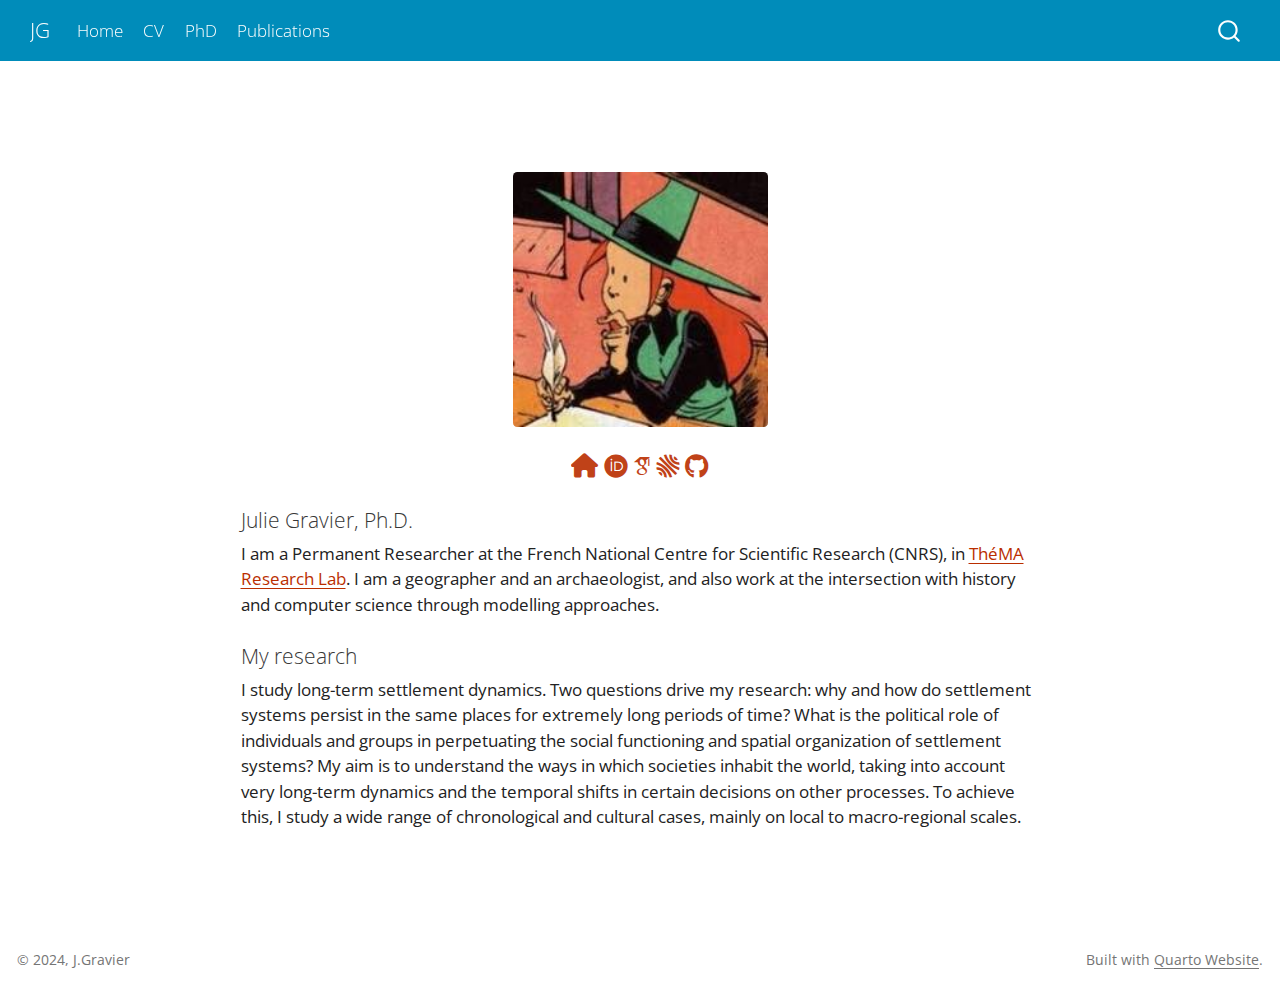
<file: docs/index.html>
<!DOCTYPE html>
<html xmlns="http://www.w3.org/1999/xhtml" lang="en" xml:lang="en"><head>

<meta charset="utf-8">
<meta name="generator" content="quarto-1.5.57">

<meta name="viewport" content="width=device-width, initial-scale=1.0, user-scalable=yes">


<title>JG</title>
<style>
code{white-space: pre-wrap;}
span.smallcaps{font-variant: small-caps;}
div.columns{display: flex; gap: min(4vw, 1.5em);}
div.column{flex: auto; overflow-x: auto;}
div.hanging-indent{margin-left: 1.5em; text-indent: -1.5em;}
ul.task-list{list-style: none;}
ul.task-list li input[type="checkbox"] {
  width: 0.8em;
  margin: 0 0.8em 0.2em -1em; /* quarto-specific, see https://github.com/quarto-dev/quarto-cli/issues/4556 */ 
  vertical-align: middle;
}
</style>


<script src="site_libs/quarto-nav/quarto-nav.js"></script>
<script src="site_libs/quarto-nav/headroom.min.js"></script>
<script src="site_libs/clipboard/clipboard.min.js"></script>
<script src="site_libs/quarto-search/autocomplete.umd.js"></script>
<script src="site_libs/quarto-search/fuse.min.js"></script>
<script src="site_libs/quarto-search/quarto-search.js"></script>
<meta name="quarto:offset" content="./">
<script src="site_libs/quarto-html/quarto.js"></script>
<script src="site_libs/quarto-html/popper.min.js"></script>
<script src="site_libs/quarto-html/tippy.umd.min.js"></script>
<link href="site_libs/quarto-html/tippy.css" rel="stylesheet">
<link href="site_libs/quarto-html/quarto-syntax-highlighting.css" rel="stylesheet" id="quarto-text-highlighting-styles">
<script src="site_libs/bootstrap/bootstrap.min.js"></script>
<link href="site_libs/bootstrap/bootstrap-icons.css" rel="stylesheet">
<link href="site_libs/bootstrap/bootstrap.min.css" rel="stylesheet" id="quarto-bootstrap" data-mode="light">
<link href="site_libs/quarto-contrib/fontawesome6-0.1.0/all.css" rel="stylesheet">
<link href="site_libs/quarto-contrib/fontawesome6-0.1.0/latex-fontsize.css" rel="stylesheet">
<link href="site_libs/quarto-contrib/academicons-1.9.2/all.css" rel="stylesheet">
<link href="site_libs/quarto-contrib/academicons-1.9.2/size.css" rel="stylesheet">
<script id="quarto-search-options" type="application/json">{
  "location": "navbar",
  "copy-button": false,
  "collapse-after": 3,
  "panel-placement": "end",
  "type": "overlay",
  "limit": 50,
  "keyboard-shortcut": [
    "f",
    "/",
    "s"
  ],
  "show-item-context": false,
  "language": {
    "search-no-results-text": "No results",
    "search-matching-documents-text": "matching documents",
    "search-copy-link-title": "Copy link to search",
    "search-hide-matches-text": "Hide additional matches",
    "search-more-match-text": "more match in this document",
    "search-more-matches-text": "more matches in this document",
    "search-clear-button-title": "Clear",
    "search-text-placeholder": "",
    "search-detached-cancel-button-title": "Cancel",
    "search-submit-button-title": "Submit",
    "search-label": "Search"
  }
}</script>


<link rel="stylesheet" href="styles.css">
</head>

<body class="nav-fixed fullcontent">

<div id="quarto-search-results"></div>
  <header id="quarto-header" class="headroom fixed-top">
    <nav class="navbar navbar-expand-lg " data-bs-theme="dark">
      <div class="navbar-container container-fluid">
      <div class="navbar-brand-container mx-auto">
    <a class="navbar-brand" href="./index.html">
    <span class="navbar-title">JG</span>
    </a>
  </div>
            <div id="quarto-search" class="" title="Search"></div>
          <button class="navbar-toggler" type="button" data-bs-toggle="collapse" data-bs-target="#navbarCollapse" aria-controls="navbarCollapse" role="menu" aria-expanded="false" aria-label="Toggle navigation" onclick="if (window.quartoToggleHeadroom) { window.quartoToggleHeadroom(); }">
  <span class="navbar-toggler-icon"></span>
</button>
          <div class="collapse navbar-collapse" id="navbarCollapse">
            <ul class="navbar-nav navbar-nav-scroll me-auto">
  <li class="nav-item">
    <a class="nav-link active" href="./index.html" aria-current="page"> 
<span class="menu-text">Home</span></a>
  </li>  
  <li class="nav-item">
    <a class="nav-link" href="./about.html"> 
<span class="menu-text">CV</span></a>
  </li>  
  <li class="nav-item">
    <a class="nav-link" href="./phd/index.html"> 
<span class="menu-text">PhD</span></a>
  </li>  
  <li class="nav-item">
    <a class="nav-link" href="./publications/index.html"> 
<span class="menu-text">Publications</span></a>
  </li>  
</ul>
          </div> <!-- /navcollapse -->
            <div class="quarto-navbar-tools">
</div>
      </div> <!-- /container-fluid -->
    </nav>
</header>
<!-- content -->
<div id="quarto-content" class="quarto-container page-columns page-rows-contents page-layout-article page-navbar">
<!-- sidebar -->
<!-- margin-sidebar -->
    
<!-- main -->
<main class="content" id="quarto-document-content">




<div class="quarto-about-jolla">
  <img src="jgravier.png" class="about-image
  rounded " style="width: 15em;">
 <div id="hero-heading">
<section id="section" class="level5 centering">
<h5 class="centering" data-anchor-id="section"><a href="https://thema.univ-fcomte.fr/en/page_personnelle/jgravier" style="color:#BA2E00;"> <font size="+2"><i class="fa-solid fa-house" aria-label="house"></i></font></a> <a href="https://orcid.org/0000-0003-0449-6499" style="color:#BA2E00;"> <font size="+2"><i class="ai  ai-orcid"></i></font></a> <a href="https://scholar.google.fr/citations?user=_3L9a68AAAAJ&amp;hl=fr" style="color:#BA2E00;"> <font size="+2"><i class="ai  ai-google-scholar"></i></font></a> <a href="https://cv.hal.science/julie-gravier" style="color:#BA2E00;"> <font size="+2"><i class="ai  ai-hal"></i></font></a> <a href="https://github.com/JGravier" style="color:#BA2E00;"> <font size="+2"><i class="fa-brands fa-github" aria-label="github"></i></font></a></h5>
</section>
<section id="julie-gravier-ph.d." class="level4">
<h4 data-anchor-id="julie-gravier-ph.d.">Julie Gravier, Ph.D.</h4>
<p>I am a Permanent Researcher at the French National Centre for Scientific Research (CNRS), in <a href="https://thema.univ-fcomte.fr/en/" style="color:#BA2E00;">ThéMA Research Lab</a>. I am a geographer and an archaeologist, and also work at the intersection with history and computer science through modelling approaches.</p>
</section>
<section id="my-research" class="level4">
<h4 data-anchor-id="my-research">My research</h4>
<p>I study long-term settlement dynamics. Two questions drive my research: why and how do settlement systems persist in the same places for extremely long periods of time? What is the political role of individuals and groups in perpetuating the social functioning and spatial organization of settlement systems? My aim is to understand the ways in which societies inhabit the world, taking into account very long-term dynamics and the temporal shifts in certain decisions on other processes. To achieve this, I study a wide range of chronological and cultural cases, mainly on local to macro-regional scales.</p>
</section>
</div>  
</div>





</main> <!-- /main -->
<script id="quarto-html-after-body" type="application/javascript">
window.document.addEventListener("DOMContentLoaded", function (event) {
  const toggleBodyColorMode = (bsSheetEl) => {
    const mode = bsSheetEl.getAttribute("data-mode");
    const bodyEl = window.document.querySelector("body");
    if (mode === "dark") {
      bodyEl.classList.add("quarto-dark");
      bodyEl.classList.remove("quarto-light");
    } else {
      bodyEl.classList.add("quarto-light");
      bodyEl.classList.remove("quarto-dark");
    }
  }
  const toggleBodyColorPrimary = () => {
    const bsSheetEl = window.document.querySelector("link#quarto-bootstrap");
    if (bsSheetEl) {
      toggleBodyColorMode(bsSheetEl);
    }
  }
  toggleBodyColorPrimary();  
  const isCodeAnnotation = (el) => {
    for (const clz of el.classList) {
      if (clz.startsWith('code-annotation-')) {                     
        return true;
      }
    }
    return false;
  }
  const onCopySuccess = function(e) {
    // button target
    const button = e.trigger;
    // don't keep focus
    button.blur();
    // flash "checked"
    button.classList.add('code-copy-button-checked');
    var currentTitle = button.getAttribute("title");
    button.setAttribute("title", "Copied!");
    let tooltip;
    if (window.bootstrap) {
      button.setAttribute("data-bs-toggle", "tooltip");
      button.setAttribute("data-bs-placement", "left");
      button.setAttribute("data-bs-title", "Copied!");
      tooltip = new bootstrap.Tooltip(button, 
        { trigger: "manual", 
          customClass: "code-copy-button-tooltip",
          offset: [0, -8]});
      tooltip.show();    
    }
    setTimeout(function() {
      if (tooltip) {
        tooltip.hide();
        button.removeAttribute("data-bs-title");
        button.removeAttribute("data-bs-toggle");
        button.removeAttribute("data-bs-placement");
      }
      button.setAttribute("title", currentTitle);
      button.classList.remove('code-copy-button-checked');
    }, 1000);
    // clear code selection
    e.clearSelection();
  }
  const getTextToCopy = function(trigger) {
      const codeEl = trigger.previousElementSibling.cloneNode(true);
      for (const childEl of codeEl.children) {
        if (isCodeAnnotation(childEl)) {
          childEl.remove();
        }
      }
      return codeEl.innerText;
  }
  const clipboard = new window.ClipboardJS('.code-copy-button:not([data-in-quarto-modal])', {
    text: getTextToCopy
  });
  clipboard.on('success', onCopySuccess);
  if (window.document.getElementById('quarto-embedded-source-code-modal')) {
    // For code content inside modals, clipBoardJS needs to be initialized with a container option
    // TODO: Check when it could be a function (https://github.com/zenorocha/clipboard.js/issues/860)
    const clipboardModal = new window.ClipboardJS('.code-copy-button[data-in-quarto-modal]', {
      text: getTextToCopy,
      container: window.document.getElementById('quarto-embedded-source-code-modal')
    });
    clipboardModal.on('success', onCopySuccess);
  }
    var localhostRegex = new RegExp(/^(?:http|https):\/\/localhost\:?[0-9]*\//);
    var mailtoRegex = new RegExp(/^mailto:/);
      var filterRegex = new RegExp('/' + window.location.host + '/');
    var isInternal = (href) => {
        return filterRegex.test(href) || localhostRegex.test(href) || mailtoRegex.test(href);
    }
    // Inspect non-navigation links and adorn them if external
 	var links = window.document.querySelectorAll('a[href]:not(.nav-link):not(.navbar-brand):not(.toc-action):not(.sidebar-link):not(.sidebar-item-toggle):not(.pagination-link):not(.no-external):not([aria-hidden]):not(.dropdown-item):not(.quarto-navigation-tool):not(.about-link)');
    for (var i=0; i<links.length; i++) {
      const link = links[i];
      if (!isInternal(link.href)) {
        // undo the damage that might have been done by quarto-nav.js in the case of
        // links that we want to consider external
        if (link.dataset.originalHref !== undefined) {
          link.href = link.dataset.originalHref;
        }
      }
    }
  function tippyHover(el, contentFn, onTriggerFn, onUntriggerFn) {
    const config = {
      allowHTML: true,
      maxWidth: 500,
      delay: 100,
      arrow: false,
      appendTo: function(el) {
          return el.parentElement;
      },
      interactive: true,
      interactiveBorder: 10,
      theme: 'quarto',
      placement: 'bottom-start',
    };
    if (contentFn) {
      config.content = contentFn;
    }
    if (onTriggerFn) {
      config.onTrigger = onTriggerFn;
    }
    if (onUntriggerFn) {
      config.onUntrigger = onUntriggerFn;
    }
    window.tippy(el, config); 
  }
  const noterefs = window.document.querySelectorAll('a[role="doc-noteref"]');
  for (var i=0; i<noterefs.length; i++) {
    const ref = noterefs[i];
    tippyHover(ref, function() {
      // use id or data attribute instead here
      let href = ref.getAttribute('data-footnote-href') || ref.getAttribute('href');
      try { href = new URL(href).hash; } catch {}
      const id = href.replace(/^#\/?/, "");
      const note = window.document.getElementById(id);
      if (note) {
        return note.innerHTML;
      } else {
        return "";
      }
    });
  }
  const xrefs = window.document.querySelectorAll('a.quarto-xref');
  const processXRef = (id, note) => {
    // Strip column container classes
    const stripColumnClz = (el) => {
      el.classList.remove("page-full", "page-columns");
      if (el.children) {
        for (const child of el.children) {
          stripColumnClz(child);
        }
      }
    }
    stripColumnClz(note)
    if (id === null || id.startsWith('sec-')) {
      // Special case sections, only their first couple elements
      const container = document.createElement("div");
      if (note.children && note.children.length > 2) {
        container.appendChild(note.children[0].cloneNode(true));
        for (let i = 1; i < note.children.length; i++) {
          const child = note.children[i];
          if (child.tagName === "P" && child.innerText === "") {
            continue;
          } else {
            container.appendChild(child.cloneNode(true));
            break;
          }
        }
        if (window.Quarto?.typesetMath) {
          window.Quarto.typesetMath(container);
        }
        return container.innerHTML
      } else {
        if (window.Quarto?.typesetMath) {
          window.Quarto.typesetMath(note);
        }
        return note.innerHTML;
      }
    } else {
      // Remove any anchor links if they are present
      const anchorLink = note.querySelector('a.anchorjs-link');
      if (anchorLink) {
        anchorLink.remove();
      }
      if (window.Quarto?.typesetMath) {
        window.Quarto.typesetMath(note);
      }
      // TODO in 1.5, we should make sure this works without a callout special case
      if (note.classList.contains("callout")) {
        return note.outerHTML;
      } else {
        return note.innerHTML;
      }
    }
  }
  for (var i=0; i<xrefs.length; i++) {
    const xref = xrefs[i];
    tippyHover(xref, undefined, function(instance) {
      instance.disable();
      let url = xref.getAttribute('href');
      let hash = undefined; 
      if (url.startsWith('#')) {
        hash = url;
      } else {
        try { hash = new URL(url).hash; } catch {}
      }
      if (hash) {
        const id = hash.replace(/^#\/?/, "");
        const note = window.document.getElementById(id);
        if (note !== null) {
          try {
            const html = processXRef(id, note.cloneNode(true));
            instance.setContent(html);
          } finally {
            instance.enable();
            instance.show();
          }
        } else {
          // See if we can fetch this
          fetch(url.split('#')[0])
          .then(res => res.text())
          .then(html => {
            const parser = new DOMParser();
            const htmlDoc = parser.parseFromString(html, "text/html");
            const note = htmlDoc.getElementById(id);
            if (note !== null) {
              const html = processXRef(id, note);
              instance.setContent(html);
            } 
          }).finally(() => {
            instance.enable();
            instance.show();
          });
        }
      } else {
        // See if we can fetch a full url (with no hash to target)
        // This is a special case and we should probably do some content thinning / targeting
        fetch(url)
        .then(res => res.text())
        .then(html => {
          const parser = new DOMParser();
          const htmlDoc = parser.parseFromString(html, "text/html");
          const note = htmlDoc.querySelector('main.content');
          if (note !== null) {
            // This should only happen for chapter cross references
            // (since there is no id in the URL)
            // remove the first header
            if (note.children.length > 0 && note.children[0].tagName === "HEADER") {
              note.children[0].remove();
            }
            const html = processXRef(null, note);
            instance.setContent(html);
          } 
        }).finally(() => {
          instance.enable();
          instance.show();
        });
      }
    }, function(instance) {
    });
  }
      let selectedAnnoteEl;
      const selectorForAnnotation = ( cell, annotation) => {
        let cellAttr = 'data-code-cell="' + cell + '"';
        let lineAttr = 'data-code-annotation="' +  annotation + '"';
        const selector = 'span[' + cellAttr + '][' + lineAttr + ']';
        return selector;
      }
      const selectCodeLines = (annoteEl) => {
        const doc = window.document;
        const targetCell = annoteEl.getAttribute("data-target-cell");
        const targetAnnotation = annoteEl.getAttribute("data-target-annotation");
        const annoteSpan = window.document.querySelector(selectorForAnnotation(targetCell, targetAnnotation));
        const lines = annoteSpan.getAttribute("data-code-lines").split(",");
        const lineIds = lines.map((line) => {
          return targetCell + "-" + line;
        })
        let top = null;
        let height = null;
        let parent = null;
        if (lineIds.length > 0) {
            //compute the position of the single el (top and bottom and make a div)
            const el = window.document.getElementById(lineIds[0]);
            top = el.offsetTop;
            height = el.offsetHeight;
            parent = el.parentElement.parentElement;
          if (lineIds.length > 1) {
            const lastEl = window.document.getElementById(lineIds[lineIds.length - 1]);
            const bottom = lastEl.offsetTop + lastEl.offsetHeight;
            height = bottom - top;
          }
          if (top !== null && height !== null && parent !== null) {
            // cook up a div (if necessary) and position it 
            let div = window.document.getElementById("code-annotation-line-highlight");
            if (div === null) {
              div = window.document.createElement("div");
              div.setAttribute("id", "code-annotation-line-highlight");
              div.style.position = 'absolute';
              parent.appendChild(div);
            }
            div.style.top = top - 2 + "px";
            div.style.height = height + 4 + "px";
            div.style.left = 0;
            let gutterDiv = window.document.getElementById("code-annotation-line-highlight-gutter");
            if (gutterDiv === null) {
              gutterDiv = window.document.createElement("div");
              gutterDiv.setAttribute("id", "code-annotation-line-highlight-gutter");
              gutterDiv.style.position = 'absolute';
              const codeCell = window.document.getElementById(targetCell);
              const gutter = codeCell.querySelector('.code-annotation-gutter');
              gutter.appendChild(gutterDiv);
            }
            gutterDiv.style.top = top - 2 + "px";
            gutterDiv.style.height = height + 4 + "px";
          }
          selectedAnnoteEl = annoteEl;
        }
      };
      const unselectCodeLines = () => {
        const elementsIds = ["code-annotation-line-highlight", "code-annotation-line-highlight-gutter"];
        elementsIds.forEach((elId) => {
          const div = window.document.getElementById(elId);
          if (div) {
            div.remove();
          }
        });
        selectedAnnoteEl = undefined;
      };
        // Handle positioning of the toggle
    window.addEventListener(
      "resize",
      throttle(() => {
        elRect = undefined;
        if (selectedAnnoteEl) {
          selectCodeLines(selectedAnnoteEl);
        }
      }, 10)
    );
    function throttle(fn, ms) {
    let throttle = false;
    let timer;
      return (...args) => {
        if(!throttle) { // first call gets through
            fn.apply(this, args);
            throttle = true;
        } else { // all the others get throttled
            if(timer) clearTimeout(timer); // cancel #2
            timer = setTimeout(() => {
              fn.apply(this, args);
              timer = throttle = false;
            }, ms);
        }
      };
    }
      // Attach click handler to the DT
      const annoteDls = window.document.querySelectorAll('dt[data-target-cell]');
      for (const annoteDlNode of annoteDls) {
        annoteDlNode.addEventListener('click', (event) => {
          const clickedEl = event.target;
          if (clickedEl !== selectedAnnoteEl) {
            unselectCodeLines();
            const activeEl = window.document.querySelector('dt[data-target-cell].code-annotation-active');
            if (activeEl) {
              activeEl.classList.remove('code-annotation-active');
            }
            selectCodeLines(clickedEl);
            clickedEl.classList.add('code-annotation-active');
          } else {
            // Unselect the line
            unselectCodeLines();
            clickedEl.classList.remove('code-annotation-active');
          }
        });
      }
  const findCites = (el) => {
    const parentEl = el.parentElement;
    if (parentEl) {
      const cites = parentEl.dataset.cites;
      if (cites) {
        return {
          el,
          cites: cites.split(' ')
        };
      } else {
        return findCites(el.parentElement)
      }
    } else {
      return undefined;
    }
  };
  var bibliorefs = window.document.querySelectorAll('a[role="doc-biblioref"]');
  for (var i=0; i<bibliorefs.length; i++) {
    const ref = bibliorefs[i];
    const citeInfo = findCites(ref);
    if (citeInfo) {
      tippyHover(citeInfo.el, function() {
        var popup = window.document.createElement('div');
        citeInfo.cites.forEach(function(cite) {
          var citeDiv = window.document.createElement('div');
          citeDiv.classList.add('hanging-indent');
          citeDiv.classList.add('csl-entry');
          var biblioDiv = window.document.getElementById('ref-' + cite);
          if (biblioDiv) {
            citeDiv.innerHTML = biblioDiv.innerHTML;
          }
          popup.appendChild(citeDiv);
        });
        return popup.innerHTML;
      });
    }
  }
});
</script>
</div> <!-- /content -->
<footer class="footer">
  <div class="nav-footer">
    <div class="nav-footer-left">
<p>© 2024, J.Gravier</p>
</div>   
    <div class="nav-footer-center">
      &nbsp;
    </div>
    <div class="nav-footer-right">
<p>Built with <a href="https://quarto.org/docs/websites/">Quarto Website</a>.</p>
</div>
  </div>
</footer>




</body></html>
</file>
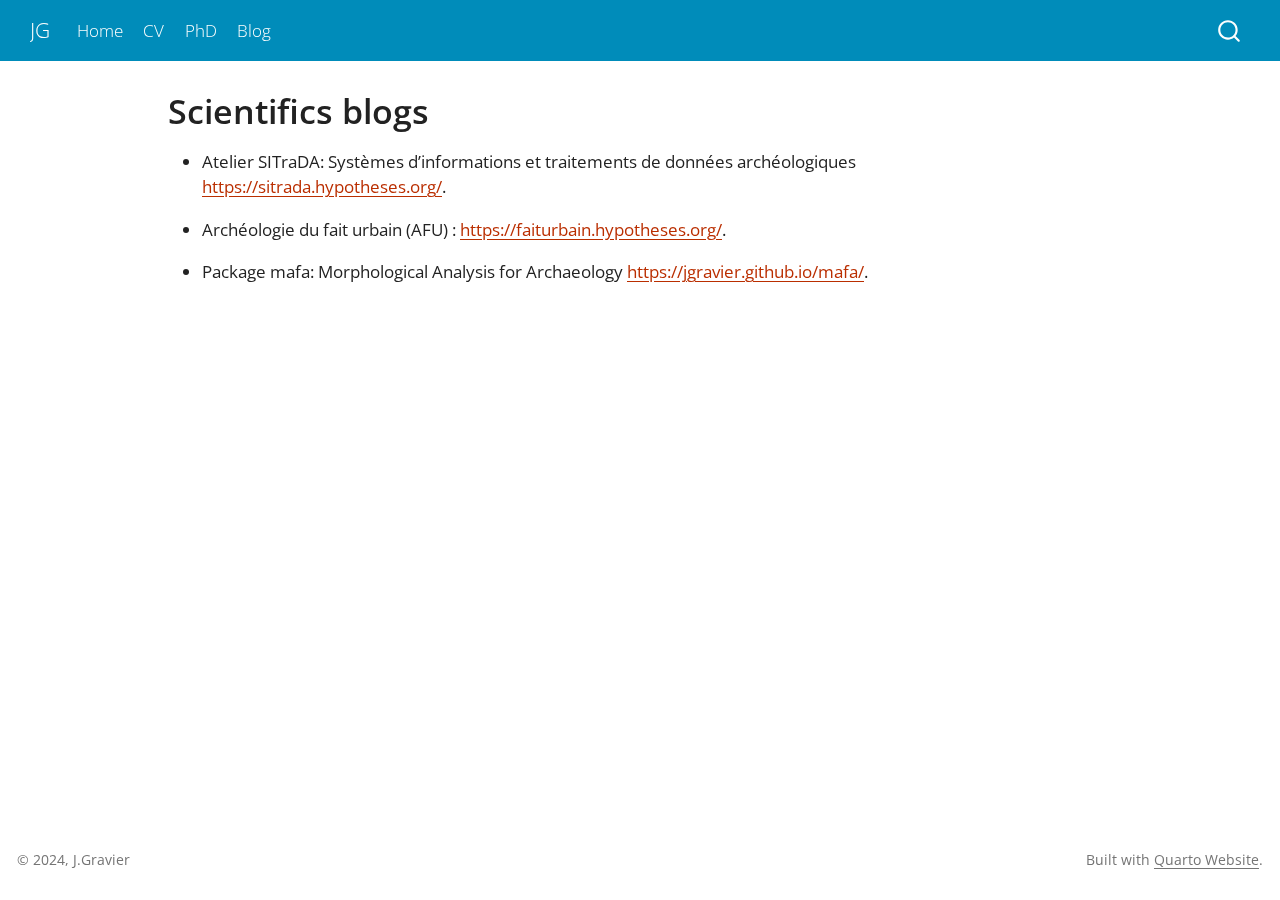
<file: docs/blog/index.html>
<!DOCTYPE html>
<html xmlns="http://www.w3.org/1999/xhtml" lang="en" xml:lang="en"><head>

<meta charset="utf-8">
<meta name="generator" content="quarto-1.5.57">

<meta name="viewport" content="width=device-width, initial-scale=1.0, user-scalable=yes">


<title>Scientifics blogs – JG</title>
<style>
code{white-space: pre-wrap;}
span.smallcaps{font-variant: small-caps;}
div.columns{display: flex; gap: min(4vw, 1.5em);}
div.column{flex: auto; overflow-x: auto;}
div.hanging-indent{margin-left: 1.5em; text-indent: -1.5em;}
ul.task-list{list-style: none;}
ul.task-list li input[type="checkbox"] {
  width: 0.8em;
  margin: 0 0.8em 0.2em -1em; /* quarto-specific, see https://github.com/quarto-dev/quarto-cli/issues/4556 */ 
  vertical-align: middle;
}
</style>


<script src="../site_libs/quarto-nav/quarto-nav.js"></script>
<script src="../site_libs/quarto-nav/headroom.min.js"></script>
<script src="../site_libs/clipboard/clipboard.min.js"></script>
<script src="../site_libs/quarto-search/autocomplete.umd.js"></script>
<script src="../site_libs/quarto-search/fuse.min.js"></script>
<script src="../site_libs/quarto-search/quarto-search.js"></script>
<meta name="quarto:offset" content="../">
<script src="../site_libs/quarto-html/quarto.js"></script>
<script src="../site_libs/quarto-html/popper.min.js"></script>
<script src="../site_libs/quarto-html/tippy.umd.min.js"></script>
<script src="../site_libs/quarto-html/anchor.min.js"></script>
<link href="../site_libs/quarto-html/tippy.css" rel="stylesheet">
<link href="../site_libs/quarto-html/quarto-syntax-highlighting.css" rel="stylesheet" id="quarto-text-highlighting-styles">
<script src="../site_libs/bootstrap/bootstrap.min.js"></script>
<link href="../site_libs/bootstrap/bootstrap-icons.css" rel="stylesheet">
<link href="../site_libs/bootstrap/bootstrap.min.css" rel="stylesheet" id="quarto-bootstrap" data-mode="light">
<script id="quarto-search-options" type="application/json">{
  "location": "navbar",
  "copy-button": false,
  "collapse-after": 3,
  "panel-placement": "end",
  "type": "overlay",
  "limit": 50,
  "keyboard-shortcut": [
    "f",
    "/",
    "s"
  ],
  "show-item-context": false,
  "language": {
    "search-no-results-text": "No results",
    "search-matching-documents-text": "matching documents",
    "search-copy-link-title": "Copy link to search",
    "search-hide-matches-text": "Hide additional matches",
    "search-more-match-text": "more match in this document",
    "search-more-matches-text": "more matches in this document",
    "search-clear-button-title": "Clear",
    "search-text-placeholder": "",
    "search-detached-cancel-button-title": "Cancel",
    "search-submit-button-title": "Submit",
    "search-label": "Search"
  }
}</script>


<link rel="stylesheet" href="../styles.css">
</head>

<body class="nav-fixed">

<div id="quarto-search-results"></div>
  <header id="quarto-header" class="headroom fixed-top">
    <nav class="navbar navbar-expand-lg " data-bs-theme="dark">
      <div class="navbar-container container-fluid">
      <div class="navbar-brand-container mx-auto">
    <a class="navbar-brand" href="../index.html">
    <span class="navbar-title">JG</span>
    </a>
  </div>
            <div id="quarto-search" class="" title="Search"></div>
          <button class="navbar-toggler" type="button" data-bs-toggle="collapse" data-bs-target="#navbarCollapse" aria-controls="navbarCollapse" role="menu" aria-expanded="false" aria-label="Toggle navigation" onclick="if (window.quartoToggleHeadroom) { window.quartoToggleHeadroom(); }">
  <span class="navbar-toggler-icon"></span>
</button>
          <div class="collapse navbar-collapse" id="navbarCollapse">
            <ul class="navbar-nav navbar-nav-scroll me-auto">
  <li class="nav-item">
    <a class="nav-link" href="../index.html"> 
<span class="menu-text">Home</span></a>
  </li>  
  <li class="nav-item">
    <a class="nav-link" href="../about.html"> 
<span class="menu-text">CV</span></a>
  </li>  
  <li class="nav-item">
    <a class="nav-link" href="../phd/index.html"> 
<span class="menu-text">PhD</span></a>
  </li>  
  <li class="nav-item">
    <a class="nav-link active" href="../blog/index.html" aria-current="page"> 
<span class="menu-text">Blog</span></a>
  </li>  
</ul>
          </div> <!-- /navcollapse -->
            <div class="quarto-navbar-tools">
</div>
      </div> <!-- /container-fluid -->
    </nav>
</header>
<!-- content -->
<div id="quarto-content" class="quarto-container page-columns page-rows-contents page-layout-article page-navbar">
<!-- sidebar -->
<!-- margin-sidebar -->
    <div id="quarto-margin-sidebar" class="sidebar margin-sidebar zindex-bottom">
        
    </div>
<!-- main -->
<main class="content" id="quarto-document-content">

<header id="title-block-header" class="quarto-title-block default">
<div class="quarto-title">
<h1 class="title">Scientifics blogs</h1>
</div>



<div class="quarto-title-meta">

    
  
    
  </div>
  


</header>


<ul>
<li><p>Atelier SITraDA: Systèmes d’informations et traitements de données archéologiques <a href="https://sitrada.hypotheses.org/" style="color:#BA2E00;"> https://sitrada.hypotheses.org/</a>.</p></li>
<li><p>Archéologie du fait urbain (AFU) : <a href="https://faiturbain.hypotheses.org/" style="color:#BA2E00;"> https://faiturbain.hypotheses.org/</a>.</p></li>
<li><p>Package mafa: Morphological Analysis for Archaeology <a href="https://jgravier.github.io/mafa/" style="color:#BA2E00;"> https://jgravier.github.io/mafa/</a>.</p></li>
</ul>



</main> <!-- /main -->
<script id="quarto-html-after-body" type="application/javascript">
window.document.addEventListener("DOMContentLoaded", function (event) {
  const toggleBodyColorMode = (bsSheetEl) => {
    const mode = bsSheetEl.getAttribute("data-mode");
    const bodyEl = window.document.querySelector("body");
    if (mode === "dark") {
      bodyEl.classList.add("quarto-dark");
      bodyEl.classList.remove("quarto-light");
    } else {
      bodyEl.classList.add("quarto-light");
      bodyEl.classList.remove("quarto-dark");
    }
  }
  const toggleBodyColorPrimary = () => {
    const bsSheetEl = window.document.querySelector("link#quarto-bootstrap");
    if (bsSheetEl) {
      toggleBodyColorMode(bsSheetEl);
    }
  }
  toggleBodyColorPrimary();  
  const icon = "";
  const anchorJS = new window.AnchorJS();
  anchorJS.options = {
    placement: 'right',
    icon: icon
  };
  anchorJS.add('.anchored');
  const isCodeAnnotation = (el) => {
    for (const clz of el.classList) {
      if (clz.startsWith('code-annotation-')) {                     
        return true;
      }
    }
    return false;
  }
  const onCopySuccess = function(e) {
    // button target
    const button = e.trigger;
    // don't keep focus
    button.blur();
    // flash "checked"
    button.classList.add('code-copy-button-checked');
    var currentTitle = button.getAttribute("title");
    button.setAttribute("title", "Copied!");
    let tooltip;
    if (window.bootstrap) {
      button.setAttribute("data-bs-toggle", "tooltip");
      button.setAttribute("data-bs-placement", "left");
      button.setAttribute("data-bs-title", "Copied!");
      tooltip = new bootstrap.Tooltip(button, 
        { trigger: "manual", 
          customClass: "code-copy-button-tooltip",
          offset: [0, -8]});
      tooltip.show();    
    }
    setTimeout(function() {
      if (tooltip) {
        tooltip.hide();
        button.removeAttribute("data-bs-title");
        button.removeAttribute("data-bs-toggle");
        button.removeAttribute("data-bs-placement");
      }
      button.setAttribute("title", currentTitle);
      button.classList.remove('code-copy-button-checked');
    }, 1000);
    // clear code selection
    e.clearSelection();
  }
  const getTextToCopy = function(trigger) {
      const codeEl = trigger.previousElementSibling.cloneNode(true);
      for (const childEl of codeEl.children) {
        if (isCodeAnnotation(childEl)) {
          childEl.remove();
        }
      }
      return codeEl.innerText;
  }
  const clipboard = new window.ClipboardJS('.code-copy-button:not([data-in-quarto-modal])', {
    text: getTextToCopy
  });
  clipboard.on('success', onCopySuccess);
  if (window.document.getElementById('quarto-embedded-source-code-modal')) {
    // For code content inside modals, clipBoardJS needs to be initialized with a container option
    // TODO: Check when it could be a function (https://github.com/zenorocha/clipboard.js/issues/860)
    const clipboardModal = new window.ClipboardJS('.code-copy-button[data-in-quarto-modal]', {
      text: getTextToCopy,
      container: window.document.getElementById('quarto-embedded-source-code-modal')
    });
    clipboardModal.on('success', onCopySuccess);
  }
    var localhostRegex = new RegExp(/^(?:http|https):\/\/localhost\:?[0-9]*\//);
    var mailtoRegex = new RegExp(/^mailto:/);
      var filterRegex = new RegExp('/' + window.location.host + '/');
    var isInternal = (href) => {
        return filterRegex.test(href) || localhostRegex.test(href) || mailtoRegex.test(href);
    }
    // Inspect non-navigation links and adorn them if external
 	var links = window.document.querySelectorAll('a[href]:not(.nav-link):not(.navbar-brand):not(.toc-action):not(.sidebar-link):not(.sidebar-item-toggle):not(.pagination-link):not(.no-external):not([aria-hidden]):not(.dropdown-item):not(.quarto-navigation-tool):not(.about-link)');
    for (var i=0; i<links.length; i++) {
      const link = links[i];
      if (!isInternal(link.href)) {
        // undo the damage that might have been done by quarto-nav.js in the case of
        // links that we want to consider external
        if (link.dataset.originalHref !== undefined) {
          link.href = link.dataset.originalHref;
        }
      }
    }
  function tippyHover(el, contentFn, onTriggerFn, onUntriggerFn) {
    const config = {
      allowHTML: true,
      maxWidth: 500,
      delay: 100,
      arrow: false,
      appendTo: function(el) {
          return el.parentElement;
      },
      interactive: true,
      interactiveBorder: 10,
      theme: 'quarto',
      placement: 'bottom-start',
    };
    if (contentFn) {
      config.content = contentFn;
    }
    if (onTriggerFn) {
      config.onTrigger = onTriggerFn;
    }
    if (onUntriggerFn) {
      config.onUntrigger = onUntriggerFn;
    }
    window.tippy(el, config); 
  }
  const noterefs = window.document.querySelectorAll('a[role="doc-noteref"]');
  for (var i=0; i<noterefs.length; i++) {
    const ref = noterefs[i];
    tippyHover(ref, function() {
      // use id or data attribute instead here
      let href = ref.getAttribute('data-footnote-href') || ref.getAttribute('href');
      try { href = new URL(href).hash; } catch {}
      const id = href.replace(/^#\/?/, "");
      const note = window.document.getElementById(id);
      if (note) {
        return note.innerHTML;
      } else {
        return "";
      }
    });
  }
  const xrefs = window.document.querySelectorAll('a.quarto-xref');
  const processXRef = (id, note) => {
    // Strip column container classes
    const stripColumnClz = (el) => {
      el.classList.remove("page-full", "page-columns");
      if (el.children) {
        for (const child of el.children) {
          stripColumnClz(child);
        }
      }
    }
    stripColumnClz(note)
    if (id === null || id.startsWith('sec-')) {
      // Special case sections, only their first couple elements
      const container = document.createElement("div");
      if (note.children && note.children.length > 2) {
        container.appendChild(note.children[0].cloneNode(true));
        for (let i = 1; i < note.children.length; i++) {
          const child = note.children[i];
          if (child.tagName === "P" && child.innerText === "") {
            continue;
          } else {
            container.appendChild(child.cloneNode(true));
            break;
          }
        }
        if (window.Quarto?.typesetMath) {
          window.Quarto.typesetMath(container);
        }
        return container.innerHTML
      } else {
        if (window.Quarto?.typesetMath) {
          window.Quarto.typesetMath(note);
        }
        return note.innerHTML;
      }
    } else {
      // Remove any anchor links if they are present
      const anchorLink = note.querySelector('a.anchorjs-link');
      if (anchorLink) {
        anchorLink.remove();
      }
      if (window.Quarto?.typesetMath) {
        window.Quarto.typesetMath(note);
      }
      // TODO in 1.5, we should make sure this works without a callout special case
      if (note.classList.contains("callout")) {
        return note.outerHTML;
      } else {
        return note.innerHTML;
      }
    }
  }
  for (var i=0; i<xrefs.length; i++) {
    const xref = xrefs[i];
    tippyHover(xref, undefined, function(instance) {
      instance.disable();
      let url = xref.getAttribute('href');
      let hash = undefined; 
      if (url.startsWith('#')) {
        hash = url;
      } else {
        try { hash = new URL(url).hash; } catch {}
      }
      if (hash) {
        const id = hash.replace(/^#\/?/, "");
        const note = window.document.getElementById(id);
        if (note !== null) {
          try {
            const html = processXRef(id, note.cloneNode(true));
            instance.setContent(html);
          } finally {
            instance.enable();
            instance.show();
          }
        } else {
          // See if we can fetch this
          fetch(url.split('#')[0])
          .then(res => res.text())
          .then(html => {
            const parser = new DOMParser();
            const htmlDoc = parser.parseFromString(html, "text/html");
            const note = htmlDoc.getElementById(id);
            if (note !== null) {
              const html = processXRef(id, note);
              instance.setContent(html);
            } 
          }).finally(() => {
            instance.enable();
            instance.show();
          });
        }
      } else {
        // See if we can fetch a full url (with no hash to target)
        // This is a special case and we should probably do some content thinning / targeting
        fetch(url)
        .then(res => res.text())
        .then(html => {
          const parser = new DOMParser();
          const htmlDoc = parser.parseFromString(html, "text/html");
          const note = htmlDoc.querySelector('main.content');
          if (note !== null) {
            // This should only happen for chapter cross references
            // (since there is no id in the URL)
            // remove the first header
            if (note.children.length > 0 && note.children[0].tagName === "HEADER") {
              note.children[0].remove();
            }
            const html = processXRef(null, note);
            instance.setContent(html);
          } 
        }).finally(() => {
          instance.enable();
          instance.show();
        });
      }
    }, function(instance) {
    });
  }
      let selectedAnnoteEl;
      const selectorForAnnotation = ( cell, annotation) => {
        let cellAttr = 'data-code-cell="' + cell + '"';
        let lineAttr = 'data-code-annotation="' +  annotation + '"';
        const selector = 'span[' + cellAttr + '][' + lineAttr + ']';
        return selector;
      }
      const selectCodeLines = (annoteEl) => {
        const doc = window.document;
        const targetCell = annoteEl.getAttribute("data-target-cell");
        const targetAnnotation = annoteEl.getAttribute("data-target-annotation");
        const annoteSpan = window.document.querySelector(selectorForAnnotation(targetCell, targetAnnotation));
        const lines = annoteSpan.getAttribute("data-code-lines").split(",");
        const lineIds = lines.map((line) => {
          return targetCell + "-" + line;
        })
        let top = null;
        let height = null;
        let parent = null;
        if (lineIds.length > 0) {
            //compute the position of the single el (top and bottom and make a div)
            const el = window.document.getElementById(lineIds[0]);
            top = el.offsetTop;
            height = el.offsetHeight;
            parent = el.parentElement.parentElement;
          if (lineIds.length > 1) {
            const lastEl = window.document.getElementById(lineIds[lineIds.length - 1]);
            const bottom = lastEl.offsetTop + lastEl.offsetHeight;
            height = bottom - top;
          }
          if (top !== null && height !== null && parent !== null) {
            // cook up a div (if necessary) and position it 
            let div = window.document.getElementById("code-annotation-line-highlight");
            if (div === null) {
              div = window.document.createElement("div");
              div.setAttribute("id", "code-annotation-line-highlight");
              div.style.position = 'absolute';
              parent.appendChild(div);
            }
            div.style.top = top - 2 + "px";
            div.style.height = height + 4 + "px";
            div.style.left = 0;
            let gutterDiv = window.document.getElementById("code-annotation-line-highlight-gutter");
            if (gutterDiv === null) {
              gutterDiv = window.document.createElement("div");
              gutterDiv.setAttribute("id", "code-annotation-line-highlight-gutter");
              gutterDiv.style.position = 'absolute';
              const codeCell = window.document.getElementById(targetCell);
              const gutter = codeCell.querySelector('.code-annotation-gutter');
              gutter.appendChild(gutterDiv);
            }
            gutterDiv.style.top = top - 2 + "px";
            gutterDiv.style.height = height + 4 + "px";
          }
          selectedAnnoteEl = annoteEl;
        }
      };
      const unselectCodeLines = () => {
        const elementsIds = ["code-annotation-line-highlight", "code-annotation-line-highlight-gutter"];
        elementsIds.forEach((elId) => {
          const div = window.document.getElementById(elId);
          if (div) {
            div.remove();
          }
        });
        selectedAnnoteEl = undefined;
      };
        // Handle positioning of the toggle
    window.addEventListener(
      "resize",
      throttle(() => {
        elRect = undefined;
        if (selectedAnnoteEl) {
          selectCodeLines(selectedAnnoteEl);
        }
      }, 10)
    );
    function throttle(fn, ms) {
    let throttle = false;
    let timer;
      return (...args) => {
        if(!throttle) { // first call gets through
            fn.apply(this, args);
            throttle = true;
        } else { // all the others get throttled
            if(timer) clearTimeout(timer); // cancel #2
            timer = setTimeout(() => {
              fn.apply(this, args);
              timer = throttle = false;
            }, ms);
        }
      };
    }
      // Attach click handler to the DT
      const annoteDls = window.document.querySelectorAll('dt[data-target-cell]');
      for (const annoteDlNode of annoteDls) {
        annoteDlNode.addEventListener('click', (event) => {
          const clickedEl = event.target;
          if (clickedEl !== selectedAnnoteEl) {
            unselectCodeLines();
            const activeEl = window.document.querySelector('dt[data-target-cell].code-annotation-active');
            if (activeEl) {
              activeEl.classList.remove('code-annotation-active');
            }
            selectCodeLines(clickedEl);
            clickedEl.classList.add('code-annotation-active');
          } else {
            // Unselect the line
            unselectCodeLines();
            clickedEl.classList.remove('code-annotation-active');
          }
        });
      }
  const findCites = (el) => {
    const parentEl = el.parentElement;
    if (parentEl) {
      const cites = parentEl.dataset.cites;
      if (cites) {
        return {
          el,
          cites: cites.split(' ')
        };
      } else {
        return findCites(el.parentElement)
      }
    } else {
      return undefined;
    }
  };
  var bibliorefs = window.document.querySelectorAll('a[role="doc-biblioref"]');
  for (var i=0; i<bibliorefs.length; i++) {
    const ref = bibliorefs[i];
    const citeInfo = findCites(ref);
    if (citeInfo) {
      tippyHover(citeInfo.el, function() {
        var popup = window.document.createElement('div');
        citeInfo.cites.forEach(function(cite) {
          var citeDiv = window.document.createElement('div');
          citeDiv.classList.add('hanging-indent');
          citeDiv.classList.add('csl-entry');
          var biblioDiv = window.document.getElementById('ref-' + cite);
          if (biblioDiv) {
            citeDiv.innerHTML = biblioDiv.innerHTML;
          }
          popup.appendChild(citeDiv);
        });
        return popup.innerHTML;
      });
    }
  }
});
</script>
</div> <!-- /content -->
<footer class="footer">
  <div class="nav-footer">
    <div class="nav-footer-left">
<p>© 2024, J.Gravier</p>
</div>   
    <div class="nav-footer-center">
      &nbsp;
    </div>
    <div class="nav-footer-right">
<p>Built with <a href="https://quarto.org/docs/websites/">Quarto Website</a>.</p>
</div>
  </div>
</footer>




</body></html>
</file>
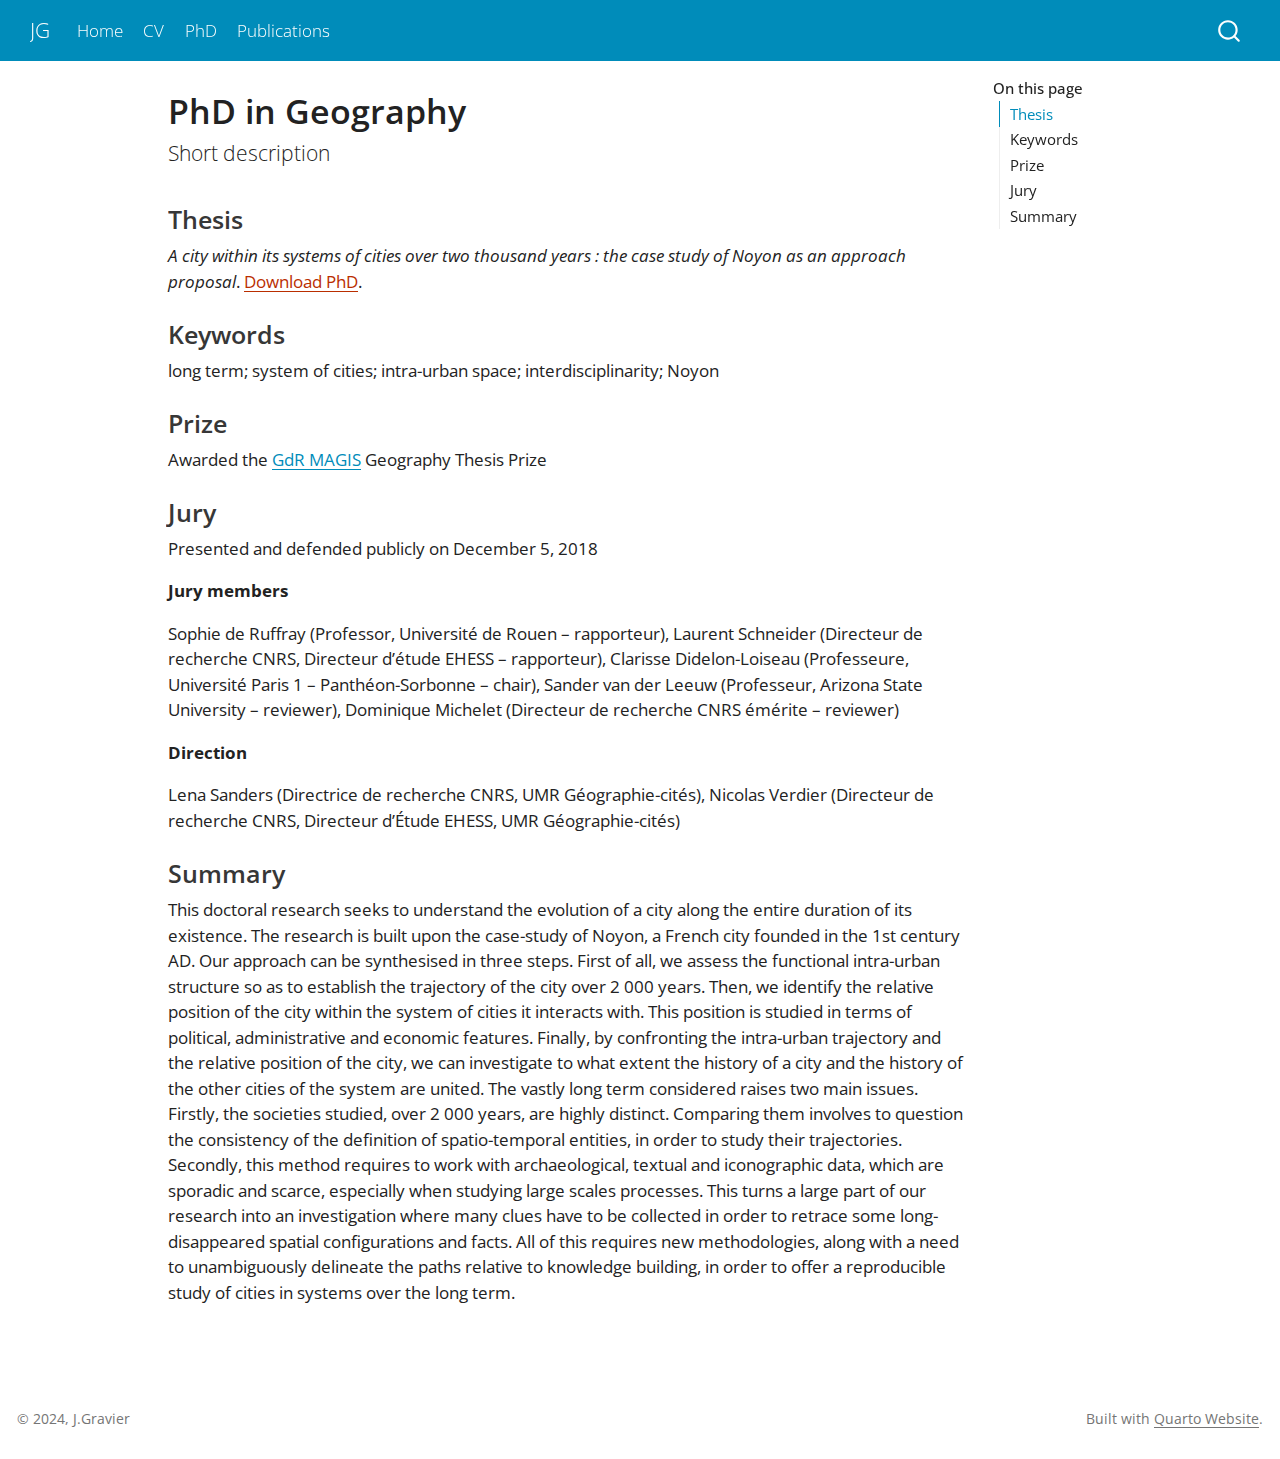
<file: docs/phd/index.html>
<!DOCTYPE html>
<html xmlns="http://www.w3.org/1999/xhtml" lang="en" xml:lang="en"><head>

<meta charset="utf-8">
<meta name="generator" content="quarto-1.5.57">

<meta name="viewport" content="width=device-width, initial-scale=1.0, user-scalable=yes">


<title>PhD in Geography – JG</title>
<style>
code{white-space: pre-wrap;}
span.smallcaps{font-variant: small-caps;}
div.columns{display: flex; gap: min(4vw, 1.5em);}
div.column{flex: auto; overflow-x: auto;}
div.hanging-indent{margin-left: 1.5em; text-indent: -1.5em;}
ul.task-list{list-style: none;}
ul.task-list li input[type="checkbox"] {
  width: 0.8em;
  margin: 0 0.8em 0.2em -1em; /* quarto-specific, see https://github.com/quarto-dev/quarto-cli/issues/4556 */ 
  vertical-align: middle;
}
</style>


<script src="../site_libs/quarto-nav/quarto-nav.js"></script>
<script src="../site_libs/quarto-nav/headroom.min.js"></script>
<script src="../site_libs/clipboard/clipboard.min.js"></script>
<script src="../site_libs/quarto-search/autocomplete.umd.js"></script>
<script src="../site_libs/quarto-search/fuse.min.js"></script>
<script src="../site_libs/quarto-search/quarto-search.js"></script>
<meta name="quarto:offset" content="../">
<script src="../site_libs/quarto-html/quarto.js"></script>
<script src="../site_libs/quarto-html/popper.min.js"></script>
<script src="../site_libs/quarto-html/tippy.umd.min.js"></script>
<script src="../site_libs/quarto-html/anchor.min.js"></script>
<link href="../site_libs/quarto-html/tippy.css" rel="stylesheet">
<link href="../site_libs/quarto-html/quarto-syntax-highlighting.css" rel="stylesheet" id="quarto-text-highlighting-styles">
<script src="../site_libs/bootstrap/bootstrap.min.js"></script>
<link href="../site_libs/bootstrap/bootstrap-icons.css" rel="stylesheet">
<link href="../site_libs/bootstrap/bootstrap.min.css" rel="stylesheet" id="quarto-bootstrap" data-mode="light">
<script id="quarto-search-options" type="application/json">{
  "location": "navbar",
  "copy-button": false,
  "collapse-after": 3,
  "panel-placement": "end",
  "type": "overlay",
  "limit": 50,
  "keyboard-shortcut": [
    "f",
    "/",
    "s"
  ],
  "show-item-context": false,
  "language": {
    "search-no-results-text": "No results",
    "search-matching-documents-text": "matching documents",
    "search-copy-link-title": "Copy link to search",
    "search-hide-matches-text": "Hide additional matches",
    "search-more-match-text": "more match in this document",
    "search-more-matches-text": "more matches in this document",
    "search-clear-button-title": "Clear",
    "search-text-placeholder": "",
    "search-detached-cancel-button-title": "Cancel",
    "search-submit-button-title": "Submit",
    "search-label": "Search"
  }
}</script>


<link rel="stylesheet" href="../styles.css">
</head>

<body class="nav-fixed">

<div id="quarto-search-results"></div>
  <header id="quarto-header" class="headroom fixed-top">
    <nav class="navbar navbar-expand-lg " data-bs-theme="dark">
      <div class="navbar-container container-fluid">
      <div class="navbar-brand-container mx-auto">
    <a class="navbar-brand" href="../index.html">
    <span class="navbar-title">JG</span>
    </a>
  </div>
            <div id="quarto-search" class="" title="Search"></div>
          <button class="navbar-toggler" type="button" data-bs-toggle="collapse" data-bs-target="#navbarCollapse" aria-controls="navbarCollapse" role="menu" aria-expanded="false" aria-label="Toggle navigation" onclick="if (window.quartoToggleHeadroom) { window.quartoToggleHeadroom(); }">
  <span class="navbar-toggler-icon"></span>
</button>
          <div class="collapse navbar-collapse" id="navbarCollapse">
            <ul class="navbar-nav navbar-nav-scroll me-auto">
  <li class="nav-item">
    <a class="nav-link" href="../index.html"> 
<span class="menu-text">Home</span></a>
  </li>  
  <li class="nav-item">
    <a class="nav-link" href="../about.html"> 
<span class="menu-text">CV</span></a>
  </li>  
  <li class="nav-item">
    <a class="nav-link active" href="../phd/index.html" aria-current="page"> 
<span class="menu-text">PhD</span></a>
  </li>  
  <li class="nav-item">
    <a class="nav-link" href="../publications/index.html"> 
<span class="menu-text">Publications</span></a>
  </li>  
</ul>
          </div> <!-- /navcollapse -->
            <div class="quarto-navbar-tools">
</div>
      </div> <!-- /container-fluid -->
    </nav>
</header>
<!-- content -->
<div id="quarto-content" class="quarto-container page-columns page-rows-contents page-layout-article page-navbar">
<!-- sidebar -->
<!-- margin-sidebar -->
    <div id="quarto-margin-sidebar" class="sidebar margin-sidebar">
        <nav id="TOC" role="doc-toc" class="toc-active">
    <h2 id="toc-title">On this page</h2>
   
  <ul>
  <li><a href="#thesis" id="toc-thesis" class="nav-link active" data-scroll-target="#thesis">Thesis</a></li>
  <li><a href="#keywords" id="toc-keywords" class="nav-link" data-scroll-target="#keywords">Keywords</a></li>
  <li><a href="#prize" id="toc-prize" class="nav-link" data-scroll-target="#prize">Prize</a></li>
  <li><a href="#jury" id="toc-jury" class="nav-link" data-scroll-target="#jury">Jury</a></li>
  <li><a href="#summary" id="toc-summary" class="nav-link" data-scroll-target="#summary">Summary</a></li>
  </ul>
</nav>
    </div>
<!-- main -->
<main class="content" id="quarto-document-content">

<header id="title-block-header" class="quarto-title-block default">
<div class="quarto-title">
<h1 class="title">PhD in Geography</h1>
<p class="subtitle lead">Short description</p>
</div>



<div class="quarto-title-meta">

    
  
    
  </div>
  


</header>


<section id="thesis" class="level3">
<h3 class="anchored" data-anchor-id="thesis">Thesis</h3>
<p><em>A city within its systems of cities over two thousand years : the case study of Noyon as an approach proposal</em>. <a href="https://theses.hal.science/tel-02367262" style="color:#BA2E00;"> Download PhD</a>.</p>
</section>
<section id="keywords" class="level3">
<h3 class="anchored" data-anchor-id="keywords">Keywords</h3>
<p>long term; system of cities; intra-urban space; interdisciplinarity; Noyon</p>
</section>
<section id="prize" class="level3">
<h3 class="anchored" data-anchor-id="prize">Prize</h3>
<p>Awarded the <a href="https://gdr-magis.cnrs.fr/">GdR MAGIS</a> Geography Thesis Prize</p>
</section>
<section id="jury" class="level3">
<h3 class="anchored" data-anchor-id="jury">Jury</h3>
<p>Presented and defended publicly on December 5, 2018</p>
<p><strong>Jury members</strong></p>
<p>Sophie de Ruffray (Professor, Université de Rouen – rapporteur), Laurent Schneider (Directeur de recherche CNRS, Directeur d’étude EHESS – rapporteur), Clarisse Didelon-Loiseau (Professeure, Université Paris 1 – Panthéon-Sorbonne – chair), Sander van der Leeuw (Professeur, Arizona State University – reviewer), Dominique Michelet (Directeur de recherche CNRS émérite – reviewer)</p>
<p><strong>Direction</strong></p>
<p>Lena Sanders (Directrice de recherche CNRS, UMR Géographie-cités), Nicolas Verdier (Directeur de recherche CNRS, Directeur d’Étude EHESS, UMR Géographie-cités)</p>
</section>
<section id="summary" class="level3">
<h3 class="anchored" data-anchor-id="summary">Summary</h3>
<p>This doctoral research seeks to understand the evolution of a city along the entire duration of its existence. The research is built upon the case-study of Noyon, a French city founded in the 1st century AD. Our approach can be synthesised in three steps. First of all, we assess the functional intra-urban structure so as to establish the trajectory of the city over 2 000 years. Then, we identify the relative position of the city within the system of cities it interacts with. This position is studied in terms of political, administrative and economic features. Finally, by confronting the intra-urban trajectory and the relative position of the city, we can investigate to what extent the history of a city and the history of the other cities of the system are united. The vastly long term considered raises two main issues. Firstly, the societies studied, over 2 000 years, are highly distinct. Comparing them involves to question the consistency of the definition of spatio-temporal entities, in order to study their trajectories. Secondly, this method requires to work with archaeological, textual and iconographic data, which are sporadic and scarce, especially when studying large scales processes. This turns a large part of our research into an investigation where many clues have to be collected in order to retrace some long-disappeared spatial configurations and facts. All of this requires new methodologies, along with a need to unambiguously delineate the paths relative to knowledge building, in order to offer a reproducible study of cities in systems over the long term.</p>


</section>

</main> <!-- /main -->
<script id="quarto-html-after-body" type="application/javascript">
window.document.addEventListener("DOMContentLoaded", function (event) {
  const toggleBodyColorMode = (bsSheetEl) => {
    const mode = bsSheetEl.getAttribute("data-mode");
    const bodyEl = window.document.querySelector("body");
    if (mode === "dark") {
      bodyEl.classList.add("quarto-dark");
      bodyEl.classList.remove("quarto-light");
    } else {
      bodyEl.classList.add("quarto-light");
      bodyEl.classList.remove("quarto-dark");
    }
  }
  const toggleBodyColorPrimary = () => {
    const bsSheetEl = window.document.querySelector("link#quarto-bootstrap");
    if (bsSheetEl) {
      toggleBodyColorMode(bsSheetEl);
    }
  }
  toggleBodyColorPrimary();  
  const icon = "";
  const anchorJS = new window.AnchorJS();
  anchorJS.options = {
    placement: 'right',
    icon: icon
  };
  anchorJS.add('.anchored');
  const isCodeAnnotation = (el) => {
    for (const clz of el.classList) {
      if (clz.startsWith('code-annotation-')) {                     
        return true;
      }
    }
    return false;
  }
  const onCopySuccess = function(e) {
    // button target
    const button = e.trigger;
    // don't keep focus
    button.blur();
    // flash "checked"
    button.classList.add('code-copy-button-checked');
    var currentTitle = button.getAttribute("title");
    button.setAttribute("title", "Copied!");
    let tooltip;
    if (window.bootstrap) {
      button.setAttribute("data-bs-toggle", "tooltip");
      button.setAttribute("data-bs-placement", "left");
      button.setAttribute("data-bs-title", "Copied!");
      tooltip = new bootstrap.Tooltip(button, 
        { trigger: "manual", 
          customClass: "code-copy-button-tooltip",
          offset: [0, -8]});
      tooltip.show();    
    }
    setTimeout(function() {
      if (tooltip) {
        tooltip.hide();
        button.removeAttribute("data-bs-title");
        button.removeAttribute("data-bs-toggle");
        button.removeAttribute("data-bs-placement");
      }
      button.setAttribute("title", currentTitle);
      button.classList.remove('code-copy-button-checked');
    }, 1000);
    // clear code selection
    e.clearSelection();
  }
  const getTextToCopy = function(trigger) {
      const codeEl = trigger.previousElementSibling.cloneNode(true);
      for (const childEl of codeEl.children) {
        if (isCodeAnnotation(childEl)) {
          childEl.remove();
        }
      }
      return codeEl.innerText;
  }
  const clipboard = new window.ClipboardJS('.code-copy-button:not([data-in-quarto-modal])', {
    text: getTextToCopy
  });
  clipboard.on('success', onCopySuccess);
  if (window.document.getElementById('quarto-embedded-source-code-modal')) {
    // For code content inside modals, clipBoardJS needs to be initialized with a container option
    // TODO: Check when it could be a function (https://github.com/zenorocha/clipboard.js/issues/860)
    const clipboardModal = new window.ClipboardJS('.code-copy-button[data-in-quarto-modal]', {
      text: getTextToCopy,
      container: window.document.getElementById('quarto-embedded-source-code-modal')
    });
    clipboardModal.on('success', onCopySuccess);
  }
    var localhostRegex = new RegExp(/^(?:http|https):\/\/localhost\:?[0-9]*\//);
    var mailtoRegex = new RegExp(/^mailto:/);
      var filterRegex = new RegExp('/' + window.location.host + '/');
    var isInternal = (href) => {
        return filterRegex.test(href) || localhostRegex.test(href) || mailtoRegex.test(href);
    }
    // Inspect non-navigation links and adorn them if external
 	var links = window.document.querySelectorAll('a[href]:not(.nav-link):not(.navbar-brand):not(.toc-action):not(.sidebar-link):not(.sidebar-item-toggle):not(.pagination-link):not(.no-external):not([aria-hidden]):not(.dropdown-item):not(.quarto-navigation-tool):not(.about-link)');
    for (var i=0; i<links.length; i++) {
      const link = links[i];
      if (!isInternal(link.href)) {
        // undo the damage that might have been done by quarto-nav.js in the case of
        // links that we want to consider external
        if (link.dataset.originalHref !== undefined) {
          link.href = link.dataset.originalHref;
        }
      }
    }
  function tippyHover(el, contentFn, onTriggerFn, onUntriggerFn) {
    const config = {
      allowHTML: true,
      maxWidth: 500,
      delay: 100,
      arrow: false,
      appendTo: function(el) {
          return el.parentElement;
      },
      interactive: true,
      interactiveBorder: 10,
      theme: 'quarto',
      placement: 'bottom-start',
    };
    if (contentFn) {
      config.content = contentFn;
    }
    if (onTriggerFn) {
      config.onTrigger = onTriggerFn;
    }
    if (onUntriggerFn) {
      config.onUntrigger = onUntriggerFn;
    }
    window.tippy(el, config); 
  }
  const noterefs = window.document.querySelectorAll('a[role="doc-noteref"]');
  for (var i=0; i<noterefs.length; i++) {
    const ref = noterefs[i];
    tippyHover(ref, function() {
      // use id or data attribute instead here
      let href = ref.getAttribute('data-footnote-href') || ref.getAttribute('href');
      try { href = new URL(href).hash; } catch {}
      const id = href.replace(/^#\/?/, "");
      const note = window.document.getElementById(id);
      if (note) {
        return note.innerHTML;
      } else {
        return "";
      }
    });
  }
  const xrefs = window.document.querySelectorAll('a.quarto-xref');
  const processXRef = (id, note) => {
    // Strip column container classes
    const stripColumnClz = (el) => {
      el.classList.remove("page-full", "page-columns");
      if (el.children) {
        for (const child of el.children) {
          stripColumnClz(child);
        }
      }
    }
    stripColumnClz(note)
    if (id === null || id.startsWith('sec-')) {
      // Special case sections, only their first couple elements
      const container = document.createElement("div");
      if (note.children && note.children.length > 2) {
        container.appendChild(note.children[0].cloneNode(true));
        for (let i = 1; i < note.children.length; i++) {
          const child = note.children[i];
          if (child.tagName === "P" && child.innerText === "") {
            continue;
          } else {
            container.appendChild(child.cloneNode(true));
            break;
          }
        }
        if (window.Quarto?.typesetMath) {
          window.Quarto.typesetMath(container);
        }
        return container.innerHTML
      } else {
        if (window.Quarto?.typesetMath) {
          window.Quarto.typesetMath(note);
        }
        return note.innerHTML;
      }
    } else {
      // Remove any anchor links if they are present
      const anchorLink = note.querySelector('a.anchorjs-link');
      if (anchorLink) {
        anchorLink.remove();
      }
      if (window.Quarto?.typesetMath) {
        window.Quarto.typesetMath(note);
      }
      // TODO in 1.5, we should make sure this works without a callout special case
      if (note.classList.contains("callout")) {
        return note.outerHTML;
      } else {
        return note.innerHTML;
      }
    }
  }
  for (var i=0; i<xrefs.length; i++) {
    const xref = xrefs[i];
    tippyHover(xref, undefined, function(instance) {
      instance.disable();
      let url = xref.getAttribute('href');
      let hash = undefined; 
      if (url.startsWith('#')) {
        hash = url;
      } else {
        try { hash = new URL(url).hash; } catch {}
      }
      if (hash) {
        const id = hash.replace(/^#\/?/, "");
        const note = window.document.getElementById(id);
        if (note !== null) {
          try {
            const html = processXRef(id, note.cloneNode(true));
            instance.setContent(html);
          } finally {
            instance.enable();
            instance.show();
          }
        } else {
          // See if we can fetch this
          fetch(url.split('#')[0])
          .then(res => res.text())
          .then(html => {
            const parser = new DOMParser();
            const htmlDoc = parser.parseFromString(html, "text/html");
            const note = htmlDoc.getElementById(id);
            if (note !== null) {
              const html = processXRef(id, note);
              instance.setContent(html);
            } 
          }).finally(() => {
            instance.enable();
            instance.show();
          });
        }
      } else {
        // See if we can fetch a full url (with no hash to target)
        // This is a special case and we should probably do some content thinning / targeting
        fetch(url)
        .then(res => res.text())
        .then(html => {
          const parser = new DOMParser();
          const htmlDoc = parser.parseFromString(html, "text/html");
          const note = htmlDoc.querySelector('main.content');
          if (note !== null) {
            // This should only happen for chapter cross references
            // (since there is no id in the URL)
            // remove the first header
            if (note.children.length > 0 && note.children[0].tagName === "HEADER") {
              note.children[0].remove();
            }
            const html = processXRef(null, note);
            instance.setContent(html);
          } 
        }).finally(() => {
          instance.enable();
          instance.show();
        });
      }
    }, function(instance) {
    });
  }
      let selectedAnnoteEl;
      const selectorForAnnotation = ( cell, annotation) => {
        let cellAttr = 'data-code-cell="' + cell + '"';
        let lineAttr = 'data-code-annotation="' +  annotation + '"';
        const selector = 'span[' + cellAttr + '][' + lineAttr + ']';
        return selector;
      }
      const selectCodeLines = (annoteEl) => {
        const doc = window.document;
        const targetCell = annoteEl.getAttribute("data-target-cell");
        const targetAnnotation = annoteEl.getAttribute("data-target-annotation");
        const annoteSpan = window.document.querySelector(selectorForAnnotation(targetCell, targetAnnotation));
        const lines = annoteSpan.getAttribute("data-code-lines").split(",");
        const lineIds = lines.map((line) => {
          return targetCell + "-" + line;
        })
        let top = null;
        let height = null;
        let parent = null;
        if (lineIds.length > 0) {
            //compute the position of the single el (top and bottom and make a div)
            const el = window.document.getElementById(lineIds[0]);
            top = el.offsetTop;
            height = el.offsetHeight;
            parent = el.parentElement.parentElement;
          if (lineIds.length > 1) {
            const lastEl = window.document.getElementById(lineIds[lineIds.length - 1]);
            const bottom = lastEl.offsetTop + lastEl.offsetHeight;
            height = bottom - top;
          }
          if (top !== null && height !== null && parent !== null) {
            // cook up a div (if necessary) and position it 
            let div = window.document.getElementById("code-annotation-line-highlight");
            if (div === null) {
              div = window.document.createElement("div");
              div.setAttribute("id", "code-annotation-line-highlight");
              div.style.position = 'absolute';
              parent.appendChild(div);
            }
            div.style.top = top - 2 + "px";
            div.style.height = height + 4 + "px";
            div.style.left = 0;
            let gutterDiv = window.document.getElementById("code-annotation-line-highlight-gutter");
            if (gutterDiv === null) {
              gutterDiv = window.document.createElement("div");
              gutterDiv.setAttribute("id", "code-annotation-line-highlight-gutter");
              gutterDiv.style.position = 'absolute';
              const codeCell = window.document.getElementById(targetCell);
              const gutter = codeCell.querySelector('.code-annotation-gutter');
              gutter.appendChild(gutterDiv);
            }
            gutterDiv.style.top = top - 2 + "px";
            gutterDiv.style.height = height + 4 + "px";
          }
          selectedAnnoteEl = annoteEl;
        }
      };
      const unselectCodeLines = () => {
        const elementsIds = ["code-annotation-line-highlight", "code-annotation-line-highlight-gutter"];
        elementsIds.forEach((elId) => {
          const div = window.document.getElementById(elId);
          if (div) {
            div.remove();
          }
        });
        selectedAnnoteEl = undefined;
      };
        // Handle positioning of the toggle
    window.addEventListener(
      "resize",
      throttle(() => {
        elRect = undefined;
        if (selectedAnnoteEl) {
          selectCodeLines(selectedAnnoteEl);
        }
      }, 10)
    );
    function throttle(fn, ms) {
    let throttle = false;
    let timer;
      return (...args) => {
        if(!throttle) { // first call gets through
            fn.apply(this, args);
            throttle = true;
        } else { // all the others get throttled
            if(timer) clearTimeout(timer); // cancel #2
            timer = setTimeout(() => {
              fn.apply(this, args);
              timer = throttle = false;
            }, ms);
        }
      };
    }
      // Attach click handler to the DT
      const annoteDls = window.document.querySelectorAll('dt[data-target-cell]');
      for (const annoteDlNode of annoteDls) {
        annoteDlNode.addEventListener('click', (event) => {
          const clickedEl = event.target;
          if (clickedEl !== selectedAnnoteEl) {
            unselectCodeLines();
            const activeEl = window.document.querySelector('dt[data-target-cell].code-annotation-active');
            if (activeEl) {
              activeEl.classList.remove('code-annotation-active');
            }
            selectCodeLines(clickedEl);
            clickedEl.classList.add('code-annotation-active');
          } else {
            // Unselect the line
            unselectCodeLines();
            clickedEl.classList.remove('code-annotation-active');
          }
        });
      }
  const findCites = (el) => {
    const parentEl = el.parentElement;
    if (parentEl) {
      const cites = parentEl.dataset.cites;
      if (cites) {
        return {
          el,
          cites: cites.split(' ')
        };
      } else {
        return findCites(el.parentElement)
      }
    } else {
      return undefined;
    }
  };
  var bibliorefs = window.document.querySelectorAll('a[role="doc-biblioref"]');
  for (var i=0; i<bibliorefs.length; i++) {
    const ref = bibliorefs[i];
    const citeInfo = findCites(ref);
    if (citeInfo) {
      tippyHover(citeInfo.el, function() {
        var popup = window.document.createElement('div');
        citeInfo.cites.forEach(function(cite) {
          var citeDiv = window.document.createElement('div');
          citeDiv.classList.add('hanging-indent');
          citeDiv.classList.add('csl-entry');
          var biblioDiv = window.document.getElementById('ref-' + cite);
          if (biblioDiv) {
            citeDiv.innerHTML = biblioDiv.innerHTML;
          }
          popup.appendChild(citeDiv);
        });
        return popup.innerHTML;
      });
    }
  }
});
</script>
</div> <!-- /content -->
<footer class="footer">
  <div class="nav-footer">
    <div class="nav-footer-left">
<p>© 2024, J.Gravier</p>
</div>   
    <div class="nav-footer-center">
      &nbsp;
    </div>
    <div class="nav-footer-right">
<p>Built with <a href="https://quarto.org/docs/websites/">Quarto Website</a>.</p>
</div>
  </div>
</footer>




</body></html>
</file>
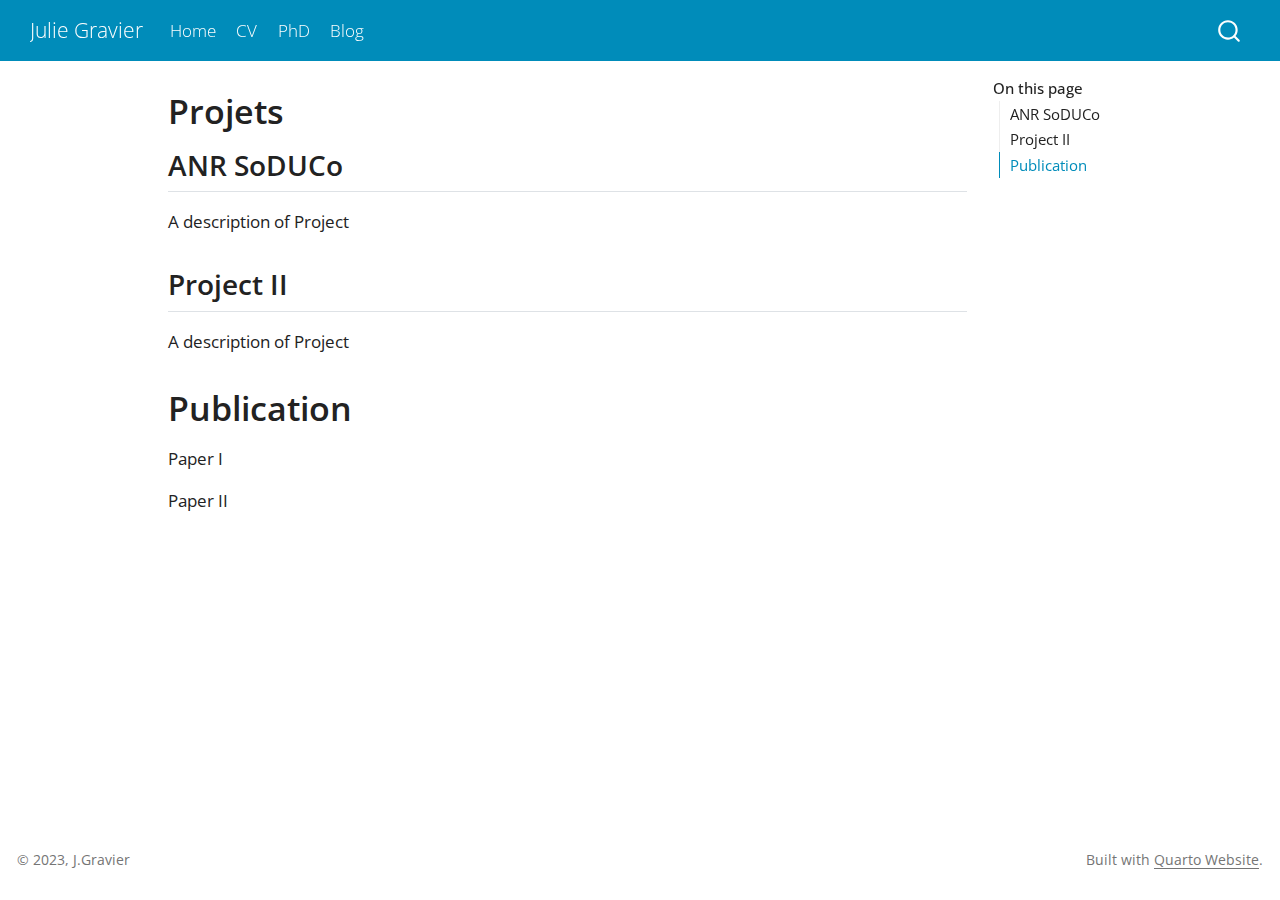
<file: docs/projects/index.html>
<!DOCTYPE html>
<html xmlns="http://www.w3.org/1999/xhtml" lang="en" xml:lang="en"><head>

<meta charset="utf-8">
<meta name="generator" content="quarto-1.3.450">

<meta name="viewport" content="width=device-width, initial-scale=1.0, user-scalable=yes">


<title>Julie Gravier - Projets</title>
<style>
code{white-space: pre-wrap;}
span.smallcaps{font-variant: small-caps;}
div.columns{display: flex; gap: min(4vw, 1.5em);}
div.column{flex: auto; overflow-x: auto;}
div.hanging-indent{margin-left: 1.5em; text-indent: -1.5em;}
ul.task-list{list-style: none;}
ul.task-list li input[type="checkbox"] {
  width: 0.8em;
  margin: 0 0.8em 0.2em -1em; /* quarto-specific, see https://github.com/quarto-dev/quarto-cli/issues/4556 */ 
  vertical-align: middle;
}
</style>


<script src="../site_libs/quarto-nav/quarto-nav.js"></script>
<script src="../site_libs/quarto-nav/headroom.min.js"></script>
<script src="../site_libs/clipboard/clipboard.min.js"></script>
<script src="../site_libs/quarto-search/autocomplete.umd.js"></script>
<script src="../site_libs/quarto-search/fuse.min.js"></script>
<script src="../site_libs/quarto-search/quarto-search.js"></script>
<meta name="quarto:offset" content="../">
<script src="../site_libs/quarto-html/quarto.js"></script>
<script src="../site_libs/quarto-html/popper.min.js"></script>
<script src="../site_libs/quarto-html/tippy.umd.min.js"></script>
<script src="../site_libs/quarto-html/anchor.min.js"></script>
<link href="../site_libs/quarto-html/tippy.css" rel="stylesheet">
<link href="../site_libs/quarto-html/quarto-syntax-highlighting.css" rel="stylesheet" id="quarto-text-highlighting-styles">
<script src="../site_libs/bootstrap/bootstrap.min.js"></script>
<link href="../site_libs/bootstrap/bootstrap-icons.css" rel="stylesheet">
<link href="../site_libs/bootstrap/bootstrap.min.css" rel="stylesheet" id="quarto-bootstrap" data-mode="light">
<script id="quarto-search-options" type="application/json">{
  "location": "navbar",
  "copy-button": false,
  "collapse-after": 3,
  "panel-placement": "end",
  "type": "overlay",
  "limit": 20,
  "language": {
    "search-no-results-text": "No results",
    "search-matching-documents-text": "matching documents",
    "search-copy-link-title": "Copy link to search",
    "search-hide-matches-text": "Hide additional matches",
    "search-more-match-text": "more match in this document",
    "search-more-matches-text": "more matches in this document",
    "search-clear-button-title": "Clear",
    "search-detached-cancel-button-title": "Cancel",
    "search-submit-button-title": "Submit",
    "search-label": "Search"
  }
}</script>


<link rel="stylesheet" href="../styles.css">
</head>

<body class="nav-fixed">

<div id="quarto-search-results"></div>
  <header id="quarto-header" class="headroom fixed-top">
    <nav class="navbar navbar-expand-lg navbar-dark ">
      <div class="navbar-container container-fluid">
      <div class="navbar-brand-container">
    <a class="navbar-brand" href="../index.html">
    <span class="navbar-title">Julie Gravier</span>
    </a>
  </div>
            <div id="quarto-search" class="" title="Search"></div>
          <button class="navbar-toggler" type="button" data-bs-toggle="collapse" data-bs-target="#navbarCollapse" aria-controls="navbarCollapse" aria-expanded="false" aria-label="Toggle navigation" onclick="if (window.quartoToggleHeadroom) { window.quartoToggleHeadroom(); }">
  <span class="navbar-toggler-icon"></span>
</button>
          <div class="collapse navbar-collapse" id="navbarCollapse">
            <ul class="navbar-nav navbar-nav-scroll me-auto">
  <li class="nav-item">
    <a class="nav-link" href="../index.html" rel="" target="">
 <span class="menu-text">Home</span></a>
  </li>  
  <li class="nav-item">
    <a class="nav-link" href="../about.html" rel="" target="">
 <span class="menu-text">CV</span></a>
  </li>  
  <li class="nav-item">
    <a class="nav-link" href="../phd/index.html" rel="" target="">
 <span class="menu-text">PhD</span></a>
  </li>  
  <li class="nav-item">
    <a class="nav-link" href="../blog/index.html" rel="" target="">
 <span class="menu-text">Blog</span></a>
  </li>  
</ul>
            <div class="quarto-navbar-tools ms-auto">
</div>
          </div> <!-- /navcollapse -->
      </div> <!-- /container-fluid -->
    </nav>
</header>
<!-- content -->
<div id="quarto-content" class="quarto-container page-columns page-rows-contents page-layout-article page-navbar">
<!-- sidebar -->
<!-- margin-sidebar -->
    <div id="quarto-margin-sidebar" class="sidebar margin-sidebar">
        <nav id="TOC" role="doc-toc" class="toc-active">
    <h2 id="toc-title">On this page</h2>
   
  <ul>
  <li><a href="#anr-soduco" id="toc-anr-soduco" class="nav-link active" data-scroll-target="#anr-soduco">ANR SoDUCo</a></li>
  <li><a href="#project-ii" id="toc-project-ii" class="nav-link" data-scroll-target="#project-ii">Project II</a></li>
  <li><a href="#publication" id="toc-publication" class="nav-link" data-scroll-target="#publication">Publication</a></li>
  </ul>
</nav>
    </div>
<!-- main -->
<main class="content" id="quarto-document-content">

<header id="title-block-header" class="quarto-title-block default">
<div class="quarto-title">
<h1 class="title">Projets</h1>
</div>



<div class="quarto-title-meta">

    
  
    
  </div>
  

</header>

<section id="anr-soduco" class="level2">
<h2 class="anchored" data-anchor-id="anr-soduco">ANR SoDUCo</h2>
<p>A description of Project</p>
</section>
<section id="project-ii" class="level2">
<h2 class="anchored" data-anchor-id="project-ii">Project II</h2>
<p>A description of Project</p>
</section>
<section id="publication" class="level1">
<h1>Publication</h1>
<p>Paper I</p>
<p>Paper II</p>


</section>

</main> <!-- /main -->
<script id="quarto-html-after-body" type="application/javascript">
window.document.addEventListener("DOMContentLoaded", function (event) {
  const toggleBodyColorMode = (bsSheetEl) => {
    const mode = bsSheetEl.getAttribute("data-mode");
    const bodyEl = window.document.querySelector("body");
    if (mode === "dark") {
      bodyEl.classList.add("quarto-dark");
      bodyEl.classList.remove("quarto-light");
    } else {
      bodyEl.classList.add("quarto-light");
      bodyEl.classList.remove("quarto-dark");
    }
  }
  const toggleBodyColorPrimary = () => {
    const bsSheetEl = window.document.querySelector("link#quarto-bootstrap");
    if (bsSheetEl) {
      toggleBodyColorMode(bsSheetEl);
    }
  }
  toggleBodyColorPrimary();  
  const icon = "";
  const anchorJS = new window.AnchorJS();
  anchorJS.options = {
    placement: 'right',
    icon: icon
  };
  anchorJS.add('.anchored');
  const isCodeAnnotation = (el) => {
    for (const clz of el.classList) {
      if (clz.startsWith('code-annotation-')) {                     
        return true;
      }
    }
    return false;
  }
  const clipboard = new window.ClipboardJS('.code-copy-button', {
    text: function(trigger) {
      const codeEl = trigger.previousElementSibling.cloneNode(true);
      for (const childEl of codeEl.children) {
        if (isCodeAnnotation(childEl)) {
          childEl.remove();
        }
      }
      return codeEl.innerText;
    }
  });
  clipboard.on('success', function(e) {
    // button target
    const button = e.trigger;
    // don't keep focus
    button.blur();
    // flash "checked"
    button.classList.add('code-copy-button-checked');
    var currentTitle = button.getAttribute("title");
    button.setAttribute("title", "Copied!");
    let tooltip;
    if (window.bootstrap) {
      button.setAttribute("data-bs-toggle", "tooltip");
      button.setAttribute("data-bs-placement", "left");
      button.setAttribute("data-bs-title", "Copied!");
      tooltip = new bootstrap.Tooltip(button, 
        { trigger: "manual", 
          customClass: "code-copy-button-tooltip",
          offset: [0, -8]});
      tooltip.show();    
    }
    setTimeout(function() {
      if (tooltip) {
        tooltip.hide();
        button.removeAttribute("data-bs-title");
        button.removeAttribute("data-bs-toggle");
        button.removeAttribute("data-bs-placement");
      }
      button.setAttribute("title", currentTitle);
      button.classList.remove('code-copy-button-checked');
    }, 1000);
    // clear code selection
    e.clearSelection();
  });
  function tippyHover(el, contentFn) {
    const config = {
      allowHTML: true,
      content: contentFn,
      maxWidth: 500,
      delay: 100,
      arrow: false,
      appendTo: function(el) {
          return el.parentElement;
      },
      interactive: true,
      interactiveBorder: 10,
      theme: 'quarto',
      placement: 'bottom-start'
    };
    window.tippy(el, config); 
  }
  const noterefs = window.document.querySelectorAll('a[role="doc-noteref"]');
  for (var i=0; i<noterefs.length; i++) {
    const ref = noterefs[i];
    tippyHover(ref, function() {
      // use id or data attribute instead here
      let href = ref.getAttribute('data-footnote-href') || ref.getAttribute('href');
      try { href = new URL(href).hash; } catch {}
      const id = href.replace(/^#\/?/, "");
      const note = window.document.getElementById(id);
      return note.innerHTML;
    });
  }
      let selectedAnnoteEl;
      const selectorForAnnotation = ( cell, annotation) => {
        let cellAttr = 'data-code-cell="' + cell + '"';
        let lineAttr = 'data-code-annotation="' +  annotation + '"';
        const selector = 'span[' + cellAttr + '][' + lineAttr + ']';
        return selector;
      }
      const selectCodeLines = (annoteEl) => {
        const doc = window.document;
        const targetCell = annoteEl.getAttribute("data-target-cell");
        const targetAnnotation = annoteEl.getAttribute("data-target-annotation");
        const annoteSpan = window.document.querySelector(selectorForAnnotation(targetCell, targetAnnotation));
        const lines = annoteSpan.getAttribute("data-code-lines").split(",");
        const lineIds = lines.map((line) => {
          return targetCell + "-" + line;
        })
        let top = null;
        let height = null;
        let parent = null;
        if (lineIds.length > 0) {
            //compute the position of the single el (top and bottom and make a div)
            const el = window.document.getElementById(lineIds[0]);
            top = el.offsetTop;
            height = el.offsetHeight;
            parent = el.parentElement.parentElement;
          if (lineIds.length > 1) {
            const lastEl = window.document.getElementById(lineIds[lineIds.length - 1]);
            const bottom = lastEl.offsetTop + lastEl.offsetHeight;
            height = bottom - top;
          }
          if (top !== null && height !== null && parent !== null) {
            // cook up a div (if necessary) and position it 
            let div = window.document.getElementById("code-annotation-line-highlight");
            if (div === null) {
              div = window.document.createElement("div");
              div.setAttribute("id", "code-annotation-line-highlight");
              div.style.position = 'absolute';
              parent.appendChild(div);
            }
            div.style.top = top - 2 + "px";
            div.style.height = height + 4 + "px";
            let gutterDiv = window.document.getElementById("code-annotation-line-highlight-gutter");
            if (gutterDiv === null) {
              gutterDiv = window.document.createElement("div");
              gutterDiv.setAttribute("id", "code-annotation-line-highlight-gutter");
              gutterDiv.style.position = 'absolute';
              const codeCell = window.document.getElementById(targetCell);
              const gutter = codeCell.querySelector('.code-annotation-gutter');
              gutter.appendChild(gutterDiv);
            }
            gutterDiv.style.top = top - 2 + "px";
            gutterDiv.style.height = height + 4 + "px";
          }
          selectedAnnoteEl = annoteEl;
        }
      };
      const unselectCodeLines = () => {
        const elementsIds = ["code-annotation-line-highlight", "code-annotation-line-highlight-gutter"];
        elementsIds.forEach((elId) => {
          const div = window.document.getElementById(elId);
          if (div) {
            div.remove();
          }
        });
        selectedAnnoteEl = undefined;
      };
      // Attach click handler to the DT
      const annoteDls = window.document.querySelectorAll('dt[data-target-cell]');
      for (const annoteDlNode of annoteDls) {
        annoteDlNode.addEventListener('click', (event) => {
          const clickedEl = event.target;
          if (clickedEl !== selectedAnnoteEl) {
            unselectCodeLines();
            const activeEl = window.document.querySelector('dt[data-target-cell].code-annotation-active');
            if (activeEl) {
              activeEl.classList.remove('code-annotation-active');
            }
            selectCodeLines(clickedEl);
            clickedEl.classList.add('code-annotation-active');
          } else {
            // Unselect the line
            unselectCodeLines();
            clickedEl.classList.remove('code-annotation-active');
          }
        });
      }
  const findCites = (el) => {
    const parentEl = el.parentElement;
    if (parentEl) {
      const cites = parentEl.dataset.cites;
      if (cites) {
        return {
          el,
          cites: cites.split(' ')
        };
      } else {
        return findCites(el.parentElement)
      }
    } else {
      return undefined;
    }
  };
  var bibliorefs = window.document.querySelectorAll('a[role="doc-biblioref"]');
  for (var i=0; i<bibliorefs.length; i++) {
    const ref = bibliorefs[i];
    const citeInfo = findCites(ref);
    if (citeInfo) {
      tippyHover(citeInfo.el, function() {
        var popup = window.document.createElement('div');
        citeInfo.cites.forEach(function(cite) {
          var citeDiv = window.document.createElement('div');
          citeDiv.classList.add('hanging-indent');
          citeDiv.classList.add('csl-entry');
          var biblioDiv = window.document.getElementById('ref-' + cite);
          if (biblioDiv) {
            citeDiv.innerHTML = biblioDiv.innerHTML;
          }
          popup.appendChild(citeDiv);
        });
        return popup.innerHTML;
      });
    }
  }
});
</script>
</div> <!-- /content -->
<footer class="footer">
  <div class="nav-footer">
    <div class="nav-footer-left">© 2023, J.Gravier</div>   
    <div class="nav-footer-center">
      &nbsp;
    </div>
    <div class="nav-footer-right">Built with <a href="https://quarto.org/docs/websites/">Quarto Website</a>.</div>
  </div>
</footer>



</body></html>
</file>
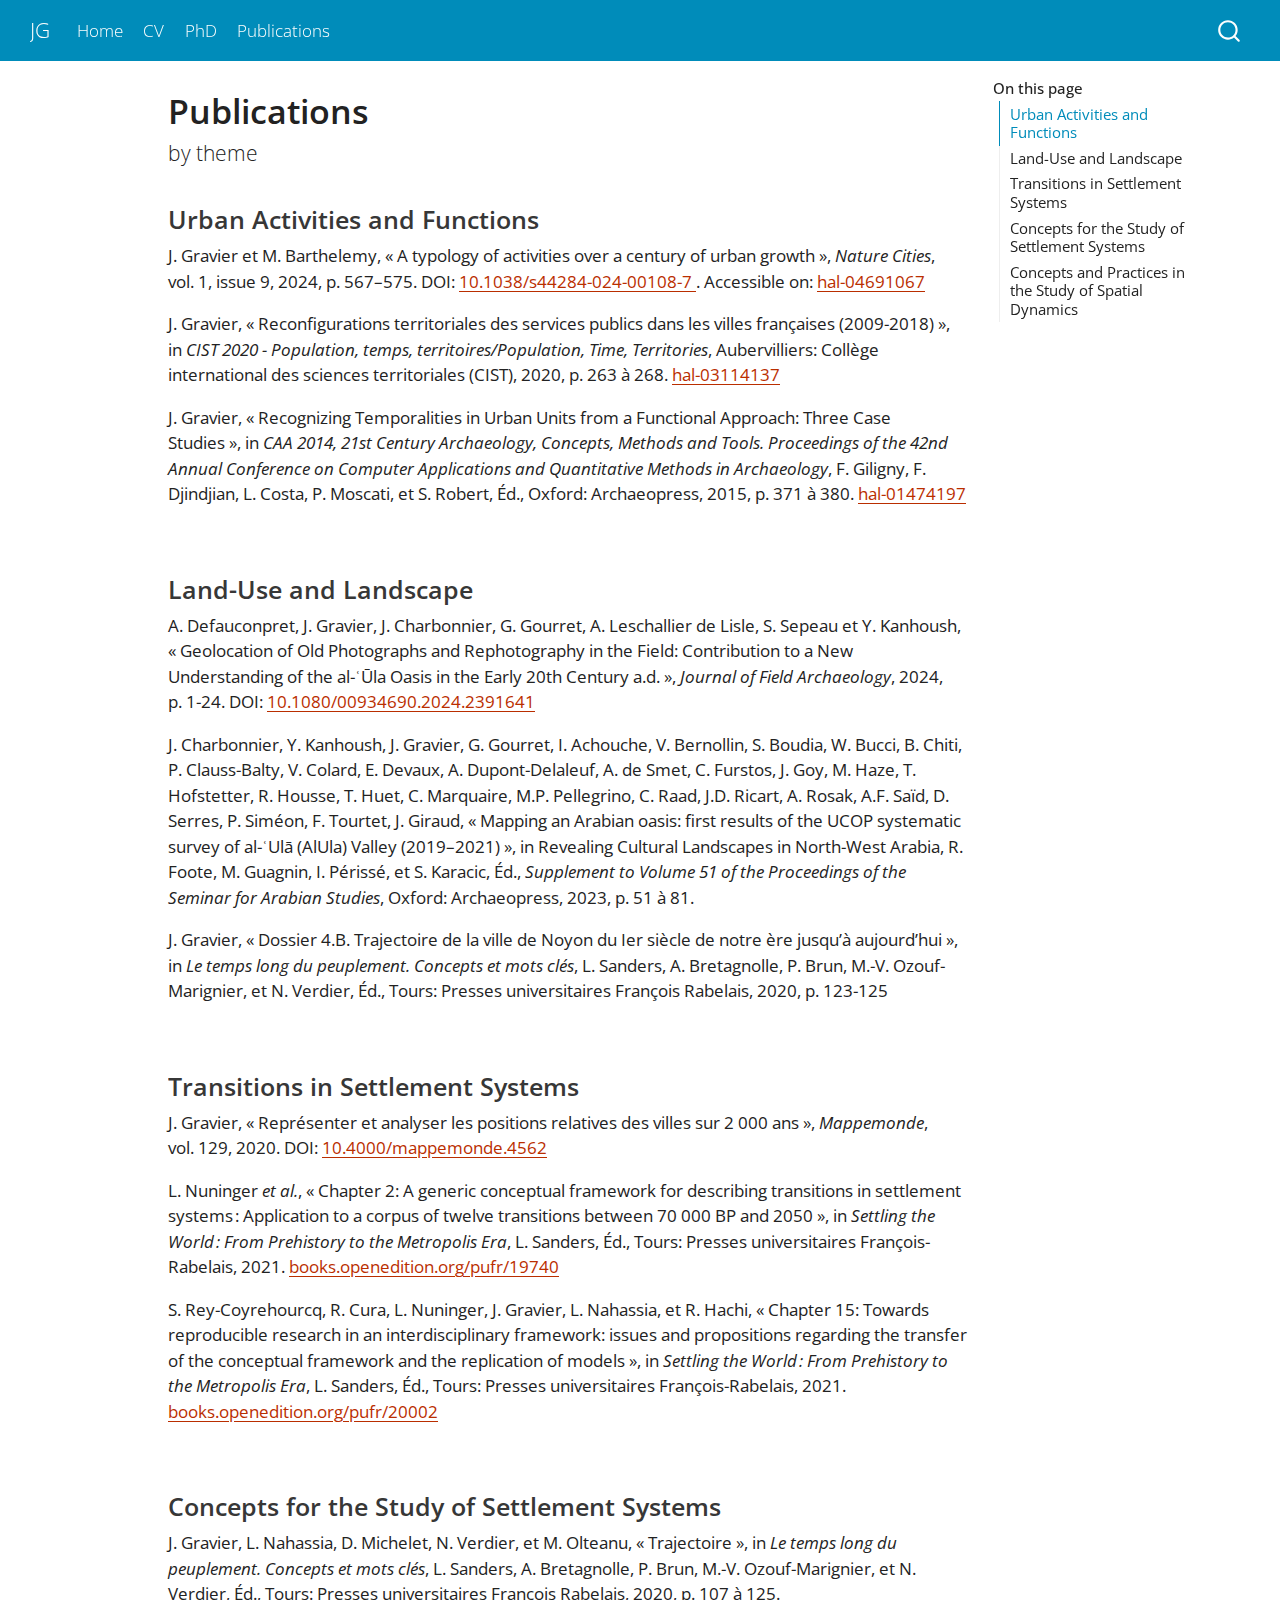
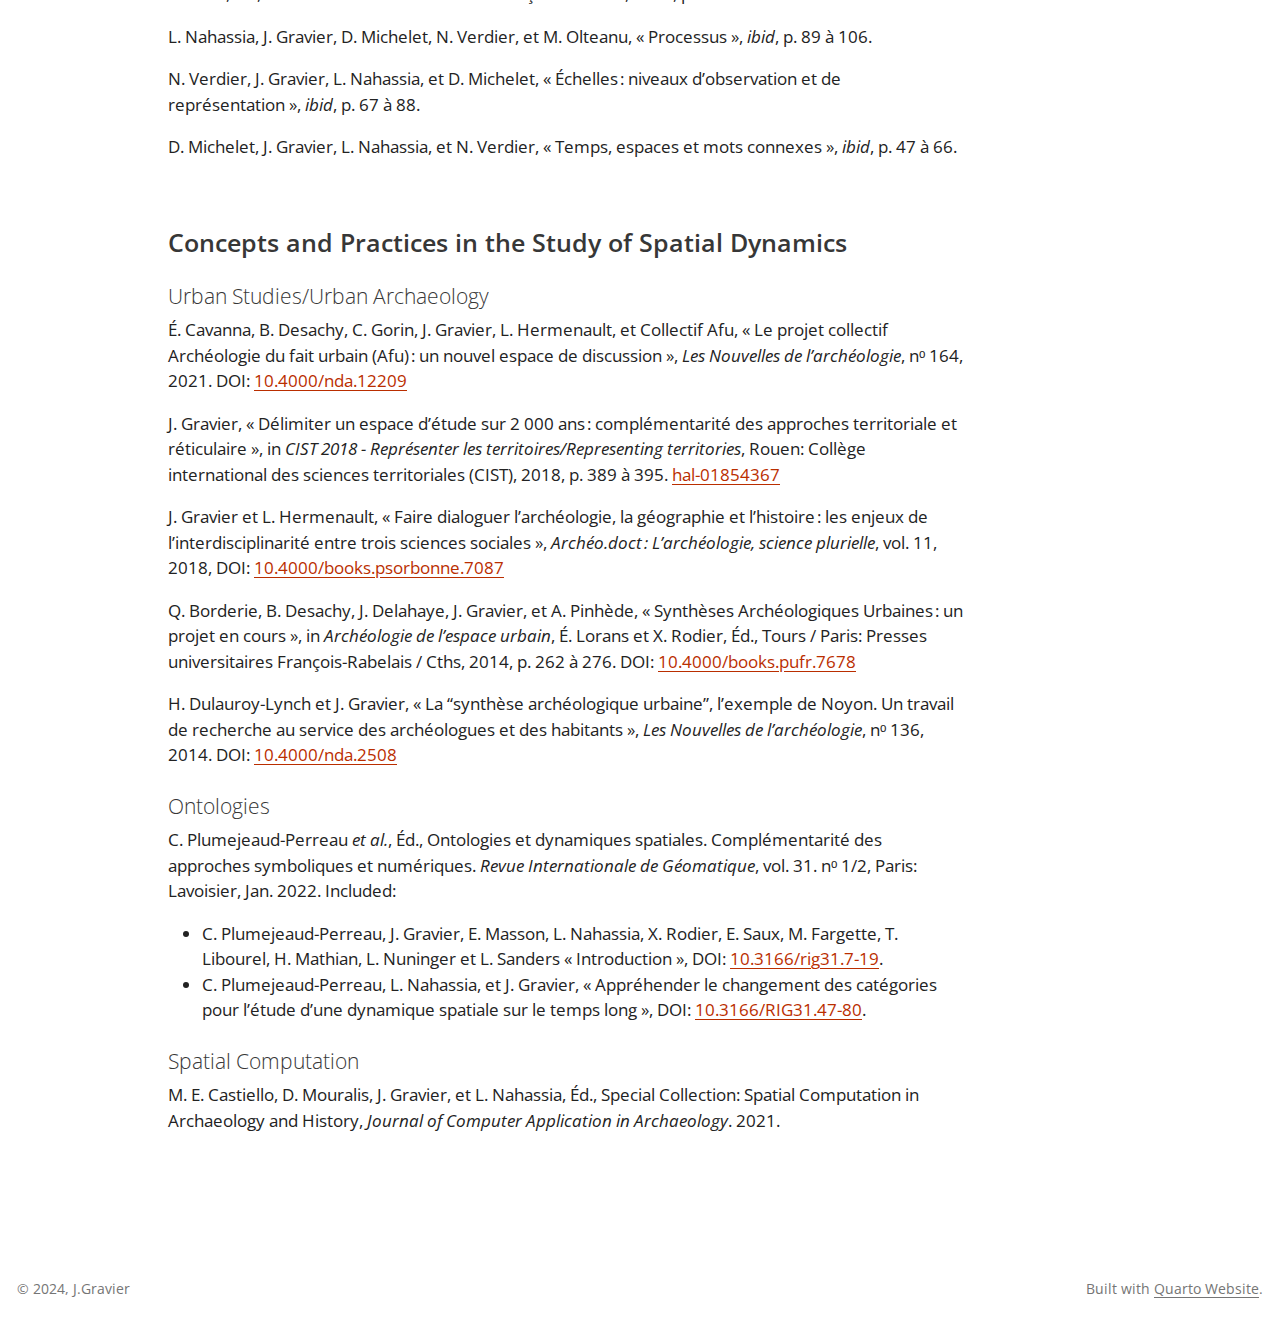
<file: docs/publications/index.html>
<!DOCTYPE html>
<html xmlns="http://www.w3.org/1999/xhtml" lang="en" xml:lang="en"><head>

<meta charset="utf-8">
<meta name="generator" content="quarto-1.5.57">

<meta name="viewport" content="width=device-width, initial-scale=1.0, user-scalable=yes">


<title>Publications – JG</title>
<style>
code{white-space: pre-wrap;}
span.smallcaps{font-variant: small-caps;}
div.columns{display: flex; gap: min(4vw, 1.5em);}
div.column{flex: auto; overflow-x: auto;}
div.hanging-indent{margin-left: 1.5em; text-indent: -1.5em;}
ul.task-list{list-style: none;}
ul.task-list li input[type="checkbox"] {
  width: 0.8em;
  margin: 0 0.8em 0.2em -1em; /* quarto-specific, see https://github.com/quarto-dev/quarto-cli/issues/4556 */ 
  vertical-align: middle;
}
</style>


<script src="../site_libs/quarto-nav/quarto-nav.js"></script>
<script src="../site_libs/quarto-nav/headroom.min.js"></script>
<script src="../site_libs/clipboard/clipboard.min.js"></script>
<script src="../site_libs/quarto-search/autocomplete.umd.js"></script>
<script src="../site_libs/quarto-search/fuse.min.js"></script>
<script src="../site_libs/quarto-search/quarto-search.js"></script>
<meta name="quarto:offset" content="../">
<script src="../site_libs/quarto-html/quarto.js"></script>
<script src="../site_libs/quarto-html/popper.min.js"></script>
<script src="../site_libs/quarto-html/tippy.umd.min.js"></script>
<script src="../site_libs/quarto-html/anchor.min.js"></script>
<link href="../site_libs/quarto-html/tippy.css" rel="stylesheet">
<link href="../site_libs/quarto-html/quarto-syntax-highlighting.css" rel="stylesheet" id="quarto-text-highlighting-styles">
<script src="../site_libs/bootstrap/bootstrap.min.js"></script>
<link href="../site_libs/bootstrap/bootstrap-icons.css" rel="stylesheet">
<link href="../site_libs/bootstrap/bootstrap.min.css" rel="stylesheet" id="quarto-bootstrap" data-mode="light">
<script id="quarto-search-options" type="application/json">{
  "location": "navbar",
  "copy-button": false,
  "collapse-after": 3,
  "panel-placement": "end",
  "type": "overlay",
  "limit": 50,
  "keyboard-shortcut": [
    "f",
    "/",
    "s"
  ],
  "show-item-context": false,
  "language": {
    "search-no-results-text": "No results",
    "search-matching-documents-text": "matching documents",
    "search-copy-link-title": "Copy link to search",
    "search-hide-matches-text": "Hide additional matches",
    "search-more-match-text": "more match in this document",
    "search-more-matches-text": "more matches in this document",
    "search-clear-button-title": "Clear",
    "search-text-placeholder": "",
    "search-detached-cancel-button-title": "Cancel",
    "search-submit-button-title": "Submit",
    "search-label": "Search"
  }
}</script>


<link rel="stylesheet" href="../styles.css">
</head>

<body class="nav-fixed">

<div id="quarto-search-results"></div>
  <header id="quarto-header" class="headroom fixed-top">
    <nav class="navbar navbar-expand-lg " data-bs-theme="dark">
      <div class="navbar-container container-fluid">
      <div class="navbar-brand-container mx-auto">
    <a class="navbar-brand" href="../index.html">
    <span class="navbar-title">JG</span>
    </a>
  </div>
            <div id="quarto-search" class="" title="Search"></div>
          <button class="navbar-toggler" type="button" data-bs-toggle="collapse" data-bs-target="#navbarCollapse" aria-controls="navbarCollapse" role="menu" aria-expanded="false" aria-label="Toggle navigation" onclick="if (window.quartoToggleHeadroom) { window.quartoToggleHeadroom(); }">
  <span class="navbar-toggler-icon"></span>
</button>
          <div class="collapse navbar-collapse" id="navbarCollapse">
            <ul class="navbar-nav navbar-nav-scroll me-auto">
  <li class="nav-item">
    <a class="nav-link" href="../index.html"> 
<span class="menu-text">Home</span></a>
  </li>  
  <li class="nav-item">
    <a class="nav-link" href="../about.html"> 
<span class="menu-text">CV</span></a>
  </li>  
  <li class="nav-item">
    <a class="nav-link" href="../phd/index.html"> 
<span class="menu-text">PhD</span></a>
  </li>  
  <li class="nav-item">
    <a class="nav-link active" href="../publications/index.html" aria-current="page"> 
<span class="menu-text">Publications</span></a>
  </li>  
</ul>
          </div> <!-- /navcollapse -->
            <div class="quarto-navbar-tools">
</div>
      </div> <!-- /container-fluid -->
    </nav>
</header>
<!-- content -->
<div id="quarto-content" class="quarto-container page-columns page-rows-contents page-layout-article page-navbar">
<!-- sidebar -->
<!-- margin-sidebar -->
    <div id="quarto-margin-sidebar" class="sidebar margin-sidebar">
        <nav id="TOC" role="doc-toc" class="toc-active">
    <h2 id="toc-title">On this page</h2>
   
  <ul>
  <li><a href="#urban-activities-and-functions" id="toc-urban-activities-and-functions" class="nav-link active" data-scroll-target="#urban-activities-and-functions">Urban Activities and Functions</a></li>
  <li><a href="#land-use-and-landscape" id="toc-land-use-and-landscape" class="nav-link" data-scroll-target="#land-use-and-landscape">Land-Use and Landscape</a></li>
  <li><a href="#transitions-in-settlement-systems" id="toc-transitions-in-settlement-systems" class="nav-link" data-scroll-target="#transitions-in-settlement-systems">Transitions in Settlement Systems</a></li>
  <li><a href="#concepts-for-the-study-of-settlement-systems" id="toc-concepts-for-the-study-of-settlement-systems" class="nav-link" data-scroll-target="#concepts-for-the-study-of-settlement-systems">Concepts for the Study of Settlement Systems</a></li>
  <li><a href="#concepts-and-practices-in-the-study-of-spatial-dynamics" id="toc-concepts-and-practices-in-the-study-of-spatial-dynamics" class="nav-link" data-scroll-target="#concepts-and-practices-in-the-study-of-spatial-dynamics">Concepts and Practices in the Study of Spatial Dynamics</a></li>
  </ul>
</nav>
    </div>
<!-- main -->
<main class="content" id="quarto-document-content">

<header id="title-block-header" class="quarto-title-block default">
<div class="quarto-title">
<h1 class="title">Publications</h1>
<p class="subtitle lead">by theme</p>
</div>



<div class="quarto-title-meta">

    
  
    
  </div>
  


</header>


<section id="urban-activities-and-functions" class="level3">
<h3 class="anchored" data-anchor-id="urban-activities-and-functions">Urban Activities and Functions</h3>
<p>J. Gravier et M. Barthelemy, «&nbsp;A typology of activities over a century of urban growth&nbsp;», <em>Nature Cities</em>, vol.&nbsp;1, issue 9, 2024, p.&nbsp;567–575. DOI: <a href="https://doi.org/10.1038/s44284-024-00108-7" style="color:#BA2E00;"> 10.1038/s44284-024-00108-7 </a>. Accessible on: <a href="https://hal.science/hal-04691067" style="color:#BA2E00;"> hal-04691067 </a></p>
<p>J. Gravier, «&nbsp;Reconfigurations territoriales des services publics dans les villes françaises (2009-2018)&nbsp;», in <em>CIST 2020 - Population, temps, territoires/Population, Time, Territories</em>, Aubervilliers: Collège international des sciences territoriales (CIST), 2020, p.&nbsp;263 à 268. <a href="https://hal.archives-ouvertes.fr/hal-03114137" style="color:#BA2E00;"> hal-03114137 </a></p>
<p>J. Gravier, «&nbsp;Recognizing Temporalities in Urban Units from a Functional Approach: Three Case Studies&nbsp;», in <em>CAA 2014, 21st Century Archaeology, Concepts, Methods and Tools. Proceedings of the 42nd Annual Conference on Computer Applications and Quantitative Methods in Archaeology</em>, F. Giligny, F. Djindjian, L. Costa, P. Moscati, et S. Robert, Éd., Oxford: Archaeopress, 2015, p.&nbsp;371 à 380. <a href="https://hal.archives-ouvertes.fr/hal-01474197" style="color:#BA2E00;"> hal-01474197 </a></p>
<p><br></p>
</section>
<section id="land-use-and-landscape" class="level3">
<h3 class="anchored" data-anchor-id="land-use-and-landscape">Land-Use and Landscape</h3>
<p>A. Defauconpret, J. Gravier, J. Charbonnier, G. Gourret, A. Leschallier de Lisle, S. Sepeau et Y. Kanhoush, «&nbsp;Geolocation of Old Photographs and Rephotography in the Field: Contribution to a New Understanding of the al-ʿŪla Oasis in the Early 20th Century a.d.&nbsp;», <em>Journal of Field Archaeology</em>, 2024, p.&nbsp;1-24. DOI: <a href="https://doi.org/10.1080/00934690.2024.2391641" style="color:#BA2E00;"> 10.1080/00934690.2024.2391641 </a></p>
<p>J. Charbonnier, Y. Kanhoush, J. Gravier, G. Gourret, I. Achouche, V. Bernollin, S. Boudia, W. Bucci, B. Chiti, P. Clauss-Balty, V. Colard, E. Devaux, A. Dupont-Delaleuf, A. de Smet, C. Furstos, J. Goy, M. Haze, T. Hofstetter, R. Housse, T. Huet, C. Marquaire, M.P. Pellegrino, C. Raad, J.D. Ricart, A. Rosak, A.F. Saïd, D. Serres, P. Siméon, F. Tourtet, J. Giraud, «&nbsp;Mapping an Arabian oasis: first results of the UCOP systematic survey of al-ʿUlā (AlUla) Valley (2019–2021)&nbsp;», in Revealing Cultural Landscapes in North-West Arabia, R. Foote, M. Guagnin, I. Périssé, et S. Karacic, Éd., <em>Supplement to Volume 51 of the Proceedings of the Seminar for Arabian Studies</em>, Oxford: Archaeopress, 2023, p.&nbsp;51 à 81.</p>
<p>J. Gravier, «&nbsp;Dossier 4.B. Trajectoire de la ville de Noyon du Ier siècle de notre ère jusqu’à aujourd’hui&nbsp;», in <em>Le temps long du peuplement. Concepts et mots clés</em>, L. Sanders, A. Bretagnolle, P. Brun, M.-V. Ozouf-Marignier, et N. Verdier, Éd., Tours: Presses universitaires François Rabelais, 2020, p.&nbsp;123-125</p>
<p><br></p>
</section>
<section id="transitions-in-settlement-systems" class="level3">
<h3 class="anchored" data-anchor-id="transitions-in-settlement-systems">Transitions in Settlement Systems</h3>
<p>J. Gravier, «&nbsp;Représenter et analyser les positions relatives des villes sur 2 000 ans&nbsp;», <em>Mappemonde</em>, vol.&nbsp;129, 2020. DOI: <a href="https://doi.org/10.4000/mappemonde.4562" style="color:#BA2E00;"> 10.4000/mappemonde.4562 </a></p>
<p>L. Nuninger <em>et al.</em>, «&nbsp;Chapter 2: A generic conceptual framework for describing transitions in settlement systems : Application to a corpus of twelve transitions between 70 000 BP and 2050&nbsp;», in <em>Settling the World : From Prehistory to the Metropolis Era</em>, L. Sanders, Éd., Tours: Presses universitaires François-Rabelais, 2021. <a href="https://books.openedition.org/pufr/19740" style="color:#BA2E00;"> books.openedition.org/pufr/19740 </a></p>
<p>S. Rey-Coyrehourcq, R. Cura, L. Nuninger, J. Gravier, L. Nahassia, et R. Hachi, «&nbsp;Chapter 15: Towards reproducible research in an interdisciplinary framework: issues and propositions regarding the transfer of the conceptual framework and the replication of models&nbsp;», in <em>Settling the World : From Prehistory to the Metropolis Era</em>, L. Sanders, Éd., Tours: Presses universitaires François-Rabelais, 2021. <a href="http://books.openedition.org/pufr/20002" style="color:#BA2E00;"> books.openedition.org/pufr/20002 </a></p>
<p><br></p>
</section>
<section id="concepts-for-the-study-of-settlement-systems" class="level3">
<h3 class="anchored" data-anchor-id="concepts-for-the-study-of-settlement-systems">Concepts for the Study of Settlement Systems</h3>
<p>J. Gravier, L. Nahassia, D. Michelet, N. Verdier, et M. Olteanu, «&nbsp;Trajectoire&nbsp;», in <em>Le temps long du peuplement. Concepts et mots clés</em>, L. Sanders, A. Bretagnolle, P. Brun, M.-V. Ozouf-Marignier, et N. Verdier, Éd., Tours: Presses universitaires François Rabelais, 2020, p.&nbsp;107 à 125.</p>
<p>L. Nahassia, J. Gravier, D. Michelet, N. Verdier, et M. Olteanu, «&nbsp;Processus&nbsp;», <em>ibid</em>, p.&nbsp;89 à 106.</p>
<p>N. Verdier, J. Gravier, L. Nahassia, et D. Michelet, «&nbsp;Échelles : niveaux d’observation et de représentation&nbsp;», <em>ibid</em>, p.&nbsp;67 à 88.</p>
<p>D. Michelet, J. Gravier, L. Nahassia, et N. Verdier, «&nbsp;Temps, espaces et mots connexes&nbsp;», <em>ibid</em>, p.&nbsp;47 à 66.</p>
<p><br></p>
</section>
<section id="concepts-and-practices-in-the-study-of-spatial-dynamics" class="level3">
<h3 class="anchored" data-anchor-id="concepts-and-practices-in-the-study-of-spatial-dynamics">Concepts and Practices in the Study of Spatial Dynamics</h3>
<section id="urban-studiesurban-archaeology" class="level4">
<h4 class="anchored" data-anchor-id="urban-studiesurban-archaeology">Urban Studies/Urban Archaeology</h4>
<p>É. Cavanna, B. Desachy, C. Gorin, J. Gravier, L. Hermenault, et Collectif Afu, «&nbsp;Le projet collectif Archéologie du fait urbain (Afu) : un nouvel espace de discussion&nbsp;», <em>Les Nouvelles de l’archéologie</em>, nᵒ 164, 2021. DOI: <a href="https://doi.org/10.4000/nda.12209" style="color:#BA2E00;"> 10.4000/nda.12209 </a></p>
<p>J. Gravier, «&nbsp;Délimiter un espace d’étude sur 2 000 ans : complémentarité des approches territoriale et réticulaire&nbsp;», in <em>CIST 2018 - Représenter les territoires/Representing territories</em>, Rouen: Collège international des sciences territoriales (CIST), 2018, p.&nbsp;389 à 395. <a href="https://hal.archives-ouvertes.fr/hal-01854367" style="color:#BA2E00;"> hal-01854367 </a></p>
<p>J. Gravier et L. Hermenault, «&nbsp;Faire dialoguer l’archéologie, la géographie et l’histoire : les enjeux de l’interdisciplinarité entre trois sciences sociales&nbsp;», <em>Archéo.doct : L’archéologie, science plurielle</em>, vol.&nbsp;11, 2018, DOI: <a href="https://doi.org/10.4000/books.psorbonne.7087" style="color:#BA2E00;"> 10.4000/books.psorbonne.7087 </a></p>
<p>Q. Borderie, B. Desachy, J. Delahaye, J. Gravier, et A. Pinhède, «&nbsp;Synthèses Archéologiques Urbaines : un projet en cours&nbsp;», in <em>Archéologie de l’espace urbain</em>, É. Lorans et X. Rodier, Éd., Tours / Paris: Presses universitaires François-Rabelais / Cths, 2014, p.&nbsp;262 à 276. DOI: <a href="https://doi.org/10.4000/books.pufr.7678" style="color:#BA2E00;"> 10.4000/books.pufr.7678 </a></p>
<p>H. Dulauroy-Lynch et J. Gravier, «&nbsp;La “synthèse archéologique urbaine”, l’exemple de Noyon. Un travail de recherche au service des archéologues et des habitants&nbsp;», <em>Les Nouvelles de l’archéologie</em>, nᵒ 136, 2014. DOI: <a href="https://doi.org/10.4000/nda.2508" style="color:#BA2E00;"> 10.4000/nda.2508 </a></p>
</section>
<section id="ontologies" class="level4">
<h4 class="anchored" data-anchor-id="ontologies">Ontologies</h4>
<p>C. Plumejeaud-Perreau <em>et al.</em>, Éd., Ontologies et dynamiques spatiales. Complémentarité des approches symboliques et numériques. <em>Revue Internationale de Géomatique</em>, vol.&nbsp;31. nᵒ 1/2, Paris: Lavoisier, Jan.&nbsp;2022. Included:</p>
<ul>
<li>C. Plumejeaud-Perreau, J. Gravier, E. Masson, L. Nahassia, X. Rodier, E. Saux, M. Fargette, T. Libourel, H. Mathian, L. Nuninger et L. Sanders «&nbsp;Introduction&nbsp;», DOI: <a href="https://doi.org/10.3166/rig31.7-19" style="color:#BA2E00;"> 10.3166/rig31.7-19</a>.</li>
<li>C. Plumejeaud-Perreau, L. Nahassia, et J. Gravier, «&nbsp;Appréhender le changement des catégories pour l’étude d’une dynamique spatiale sur le temps long&nbsp;», DOI: <a href="https://doi.org/10.3166/RIG31.47-80" style="color:#BA2E00;"> 10.3166/RIG31.47-80</a>.</li>
</ul>
</section>
<section id="spatial-computation" class="level4">
<h4 class="anchored" data-anchor-id="spatial-computation">Spatial Computation</h4>
<p>M. E. Castiello, D. Mouralis, J. Gravier, et L. Nahassia, Éd., Special Collection: Spatial Computation in Archaeology and History, <em>Journal of Computer Application in Archaeology</em>. 2021.</p>
<p><br></p>


</section>
</section>

</main> <!-- /main -->
<script id="quarto-html-after-body" type="application/javascript">
window.document.addEventListener("DOMContentLoaded", function (event) {
  const toggleBodyColorMode = (bsSheetEl) => {
    const mode = bsSheetEl.getAttribute("data-mode");
    const bodyEl = window.document.querySelector("body");
    if (mode === "dark") {
      bodyEl.classList.add("quarto-dark");
      bodyEl.classList.remove("quarto-light");
    } else {
      bodyEl.classList.add("quarto-light");
      bodyEl.classList.remove("quarto-dark");
    }
  }
  const toggleBodyColorPrimary = () => {
    const bsSheetEl = window.document.querySelector("link#quarto-bootstrap");
    if (bsSheetEl) {
      toggleBodyColorMode(bsSheetEl);
    }
  }
  toggleBodyColorPrimary();  
  const icon = "";
  const anchorJS = new window.AnchorJS();
  anchorJS.options = {
    placement: 'right',
    icon: icon
  };
  anchorJS.add('.anchored');
  const isCodeAnnotation = (el) => {
    for (const clz of el.classList) {
      if (clz.startsWith('code-annotation-')) {                     
        return true;
      }
    }
    return false;
  }
  const onCopySuccess = function(e) {
    // button target
    const button = e.trigger;
    // don't keep focus
    button.blur();
    // flash "checked"
    button.classList.add('code-copy-button-checked');
    var currentTitle = button.getAttribute("title");
    button.setAttribute("title", "Copied!");
    let tooltip;
    if (window.bootstrap) {
      button.setAttribute("data-bs-toggle", "tooltip");
      button.setAttribute("data-bs-placement", "left");
      button.setAttribute("data-bs-title", "Copied!");
      tooltip = new bootstrap.Tooltip(button, 
        { trigger: "manual", 
          customClass: "code-copy-button-tooltip",
          offset: [0, -8]});
      tooltip.show();    
    }
    setTimeout(function() {
      if (tooltip) {
        tooltip.hide();
        button.removeAttribute("data-bs-title");
        button.removeAttribute("data-bs-toggle");
        button.removeAttribute("data-bs-placement");
      }
      button.setAttribute("title", currentTitle);
      button.classList.remove('code-copy-button-checked');
    }, 1000);
    // clear code selection
    e.clearSelection();
  }
  const getTextToCopy = function(trigger) {
      const codeEl = trigger.previousElementSibling.cloneNode(true);
      for (const childEl of codeEl.children) {
        if (isCodeAnnotation(childEl)) {
          childEl.remove();
        }
      }
      return codeEl.innerText;
  }
  const clipboard = new window.ClipboardJS('.code-copy-button:not([data-in-quarto-modal])', {
    text: getTextToCopy
  });
  clipboard.on('success', onCopySuccess);
  if (window.document.getElementById('quarto-embedded-source-code-modal')) {
    // For code content inside modals, clipBoardJS needs to be initialized with a container option
    // TODO: Check when it could be a function (https://github.com/zenorocha/clipboard.js/issues/860)
    const clipboardModal = new window.ClipboardJS('.code-copy-button[data-in-quarto-modal]', {
      text: getTextToCopy,
      container: window.document.getElementById('quarto-embedded-source-code-modal')
    });
    clipboardModal.on('success', onCopySuccess);
  }
    var localhostRegex = new RegExp(/^(?:http|https):\/\/localhost\:?[0-9]*\//);
    var mailtoRegex = new RegExp(/^mailto:/);
      var filterRegex = new RegExp('/' + window.location.host + '/');
    var isInternal = (href) => {
        return filterRegex.test(href) || localhostRegex.test(href) || mailtoRegex.test(href);
    }
    // Inspect non-navigation links and adorn them if external
 	var links = window.document.querySelectorAll('a[href]:not(.nav-link):not(.navbar-brand):not(.toc-action):not(.sidebar-link):not(.sidebar-item-toggle):not(.pagination-link):not(.no-external):not([aria-hidden]):not(.dropdown-item):not(.quarto-navigation-tool):not(.about-link)');
    for (var i=0; i<links.length; i++) {
      const link = links[i];
      if (!isInternal(link.href)) {
        // undo the damage that might have been done by quarto-nav.js in the case of
        // links that we want to consider external
        if (link.dataset.originalHref !== undefined) {
          link.href = link.dataset.originalHref;
        }
      }
    }
  function tippyHover(el, contentFn, onTriggerFn, onUntriggerFn) {
    const config = {
      allowHTML: true,
      maxWidth: 500,
      delay: 100,
      arrow: false,
      appendTo: function(el) {
          return el.parentElement;
      },
      interactive: true,
      interactiveBorder: 10,
      theme: 'quarto',
      placement: 'bottom-start',
    };
    if (contentFn) {
      config.content = contentFn;
    }
    if (onTriggerFn) {
      config.onTrigger = onTriggerFn;
    }
    if (onUntriggerFn) {
      config.onUntrigger = onUntriggerFn;
    }
    window.tippy(el, config); 
  }
  const noterefs = window.document.querySelectorAll('a[role="doc-noteref"]');
  for (var i=0; i<noterefs.length; i++) {
    const ref = noterefs[i];
    tippyHover(ref, function() {
      // use id or data attribute instead here
      let href = ref.getAttribute('data-footnote-href') || ref.getAttribute('href');
      try { href = new URL(href).hash; } catch {}
      const id = href.replace(/^#\/?/, "");
      const note = window.document.getElementById(id);
      if (note) {
        return note.innerHTML;
      } else {
        return "";
      }
    });
  }
  const xrefs = window.document.querySelectorAll('a.quarto-xref');
  const processXRef = (id, note) => {
    // Strip column container classes
    const stripColumnClz = (el) => {
      el.classList.remove("page-full", "page-columns");
      if (el.children) {
        for (const child of el.children) {
          stripColumnClz(child);
        }
      }
    }
    stripColumnClz(note)
    if (id === null || id.startsWith('sec-')) {
      // Special case sections, only their first couple elements
      const container = document.createElement("div");
      if (note.children && note.children.length > 2) {
        container.appendChild(note.children[0].cloneNode(true));
        for (let i = 1; i < note.children.length; i++) {
          const child = note.children[i];
          if (child.tagName === "P" && child.innerText === "") {
            continue;
          } else {
            container.appendChild(child.cloneNode(true));
            break;
          }
        }
        if (window.Quarto?.typesetMath) {
          window.Quarto.typesetMath(container);
        }
        return container.innerHTML
      } else {
        if (window.Quarto?.typesetMath) {
          window.Quarto.typesetMath(note);
        }
        return note.innerHTML;
      }
    } else {
      // Remove any anchor links if they are present
      const anchorLink = note.querySelector('a.anchorjs-link');
      if (anchorLink) {
        anchorLink.remove();
      }
      if (window.Quarto?.typesetMath) {
        window.Quarto.typesetMath(note);
      }
      // TODO in 1.5, we should make sure this works without a callout special case
      if (note.classList.contains("callout")) {
        return note.outerHTML;
      } else {
        return note.innerHTML;
      }
    }
  }
  for (var i=0; i<xrefs.length; i++) {
    const xref = xrefs[i];
    tippyHover(xref, undefined, function(instance) {
      instance.disable();
      let url = xref.getAttribute('href');
      let hash = undefined; 
      if (url.startsWith('#')) {
        hash = url;
      } else {
        try { hash = new URL(url).hash; } catch {}
      }
      if (hash) {
        const id = hash.replace(/^#\/?/, "");
        const note = window.document.getElementById(id);
        if (note !== null) {
          try {
            const html = processXRef(id, note.cloneNode(true));
            instance.setContent(html);
          } finally {
            instance.enable();
            instance.show();
          }
        } else {
          // See if we can fetch this
          fetch(url.split('#')[0])
          .then(res => res.text())
          .then(html => {
            const parser = new DOMParser();
            const htmlDoc = parser.parseFromString(html, "text/html");
            const note = htmlDoc.getElementById(id);
            if (note !== null) {
              const html = processXRef(id, note);
              instance.setContent(html);
            } 
          }).finally(() => {
            instance.enable();
            instance.show();
          });
        }
      } else {
        // See if we can fetch a full url (with no hash to target)
        // This is a special case and we should probably do some content thinning / targeting
        fetch(url)
        .then(res => res.text())
        .then(html => {
          const parser = new DOMParser();
          const htmlDoc = parser.parseFromString(html, "text/html");
          const note = htmlDoc.querySelector('main.content');
          if (note !== null) {
            // This should only happen for chapter cross references
            // (since there is no id in the URL)
            // remove the first header
            if (note.children.length > 0 && note.children[0].tagName === "HEADER") {
              note.children[0].remove();
            }
            const html = processXRef(null, note);
            instance.setContent(html);
          } 
        }).finally(() => {
          instance.enable();
          instance.show();
        });
      }
    }, function(instance) {
    });
  }
      let selectedAnnoteEl;
      const selectorForAnnotation = ( cell, annotation) => {
        let cellAttr = 'data-code-cell="' + cell + '"';
        let lineAttr = 'data-code-annotation="' +  annotation + '"';
        const selector = 'span[' + cellAttr + '][' + lineAttr + ']';
        return selector;
      }
      const selectCodeLines = (annoteEl) => {
        const doc = window.document;
        const targetCell = annoteEl.getAttribute("data-target-cell");
        const targetAnnotation = annoteEl.getAttribute("data-target-annotation");
        const annoteSpan = window.document.querySelector(selectorForAnnotation(targetCell, targetAnnotation));
        const lines = annoteSpan.getAttribute("data-code-lines").split(",");
        const lineIds = lines.map((line) => {
          return targetCell + "-" + line;
        })
        let top = null;
        let height = null;
        let parent = null;
        if (lineIds.length > 0) {
            //compute the position of the single el (top and bottom and make a div)
            const el = window.document.getElementById(lineIds[0]);
            top = el.offsetTop;
            height = el.offsetHeight;
            parent = el.parentElement.parentElement;
          if (lineIds.length > 1) {
            const lastEl = window.document.getElementById(lineIds[lineIds.length - 1]);
            const bottom = lastEl.offsetTop + lastEl.offsetHeight;
            height = bottom - top;
          }
          if (top !== null && height !== null && parent !== null) {
            // cook up a div (if necessary) and position it 
            let div = window.document.getElementById("code-annotation-line-highlight");
            if (div === null) {
              div = window.document.createElement("div");
              div.setAttribute("id", "code-annotation-line-highlight");
              div.style.position = 'absolute';
              parent.appendChild(div);
            }
            div.style.top = top - 2 + "px";
            div.style.height = height + 4 + "px";
            div.style.left = 0;
            let gutterDiv = window.document.getElementById("code-annotation-line-highlight-gutter");
            if (gutterDiv === null) {
              gutterDiv = window.document.createElement("div");
              gutterDiv.setAttribute("id", "code-annotation-line-highlight-gutter");
              gutterDiv.style.position = 'absolute';
              const codeCell = window.document.getElementById(targetCell);
              const gutter = codeCell.querySelector('.code-annotation-gutter');
              gutter.appendChild(gutterDiv);
            }
            gutterDiv.style.top = top - 2 + "px";
            gutterDiv.style.height = height + 4 + "px";
          }
          selectedAnnoteEl = annoteEl;
        }
      };
      const unselectCodeLines = () => {
        const elementsIds = ["code-annotation-line-highlight", "code-annotation-line-highlight-gutter"];
        elementsIds.forEach((elId) => {
          const div = window.document.getElementById(elId);
          if (div) {
            div.remove();
          }
        });
        selectedAnnoteEl = undefined;
      };
        // Handle positioning of the toggle
    window.addEventListener(
      "resize",
      throttle(() => {
        elRect = undefined;
        if (selectedAnnoteEl) {
          selectCodeLines(selectedAnnoteEl);
        }
      }, 10)
    );
    function throttle(fn, ms) {
    let throttle = false;
    let timer;
      return (...args) => {
        if(!throttle) { // first call gets through
            fn.apply(this, args);
            throttle = true;
        } else { // all the others get throttled
            if(timer) clearTimeout(timer); // cancel #2
            timer = setTimeout(() => {
              fn.apply(this, args);
              timer = throttle = false;
            }, ms);
        }
      };
    }
      // Attach click handler to the DT
      const annoteDls = window.document.querySelectorAll('dt[data-target-cell]');
      for (const annoteDlNode of annoteDls) {
        annoteDlNode.addEventListener('click', (event) => {
          const clickedEl = event.target;
          if (clickedEl !== selectedAnnoteEl) {
            unselectCodeLines();
            const activeEl = window.document.querySelector('dt[data-target-cell].code-annotation-active');
            if (activeEl) {
              activeEl.classList.remove('code-annotation-active');
            }
            selectCodeLines(clickedEl);
            clickedEl.classList.add('code-annotation-active');
          } else {
            // Unselect the line
            unselectCodeLines();
            clickedEl.classList.remove('code-annotation-active');
          }
        });
      }
  const findCites = (el) => {
    const parentEl = el.parentElement;
    if (parentEl) {
      const cites = parentEl.dataset.cites;
      if (cites) {
        return {
          el,
          cites: cites.split(' ')
        };
      } else {
        return findCites(el.parentElement)
      }
    } else {
      return undefined;
    }
  };
  var bibliorefs = window.document.querySelectorAll('a[role="doc-biblioref"]');
  for (var i=0; i<bibliorefs.length; i++) {
    const ref = bibliorefs[i];
    const citeInfo = findCites(ref);
    if (citeInfo) {
      tippyHover(citeInfo.el, function() {
        var popup = window.document.createElement('div');
        citeInfo.cites.forEach(function(cite) {
          var citeDiv = window.document.createElement('div');
          citeDiv.classList.add('hanging-indent');
          citeDiv.classList.add('csl-entry');
          var biblioDiv = window.document.getElementById('ref-' + cite);
          if (biblioDiv) {
            citeDiv.innerHTML = biblioDiv.innerHTML;
          }
          popup.appendChild(citeDiv);
        });
        return popup.innerHTML;
      });
    }
  }
});
</script>
</div> <!-- /content -->
<footer class="footer">
  <div class="nav-footer">
    <div class="nav-footer-left">
<p>© 2024, J.Gravier</p>
</div>   
    <div class="nav-footer-center">
      &nbsp;
    </div>
    <div class="nav-footer-right">
<p>Built with <a href="https://quarto.org/docs/websites/">Quarto Website</a>.</p>
</div>
  </div>
</footer>




</body></html>
</file>
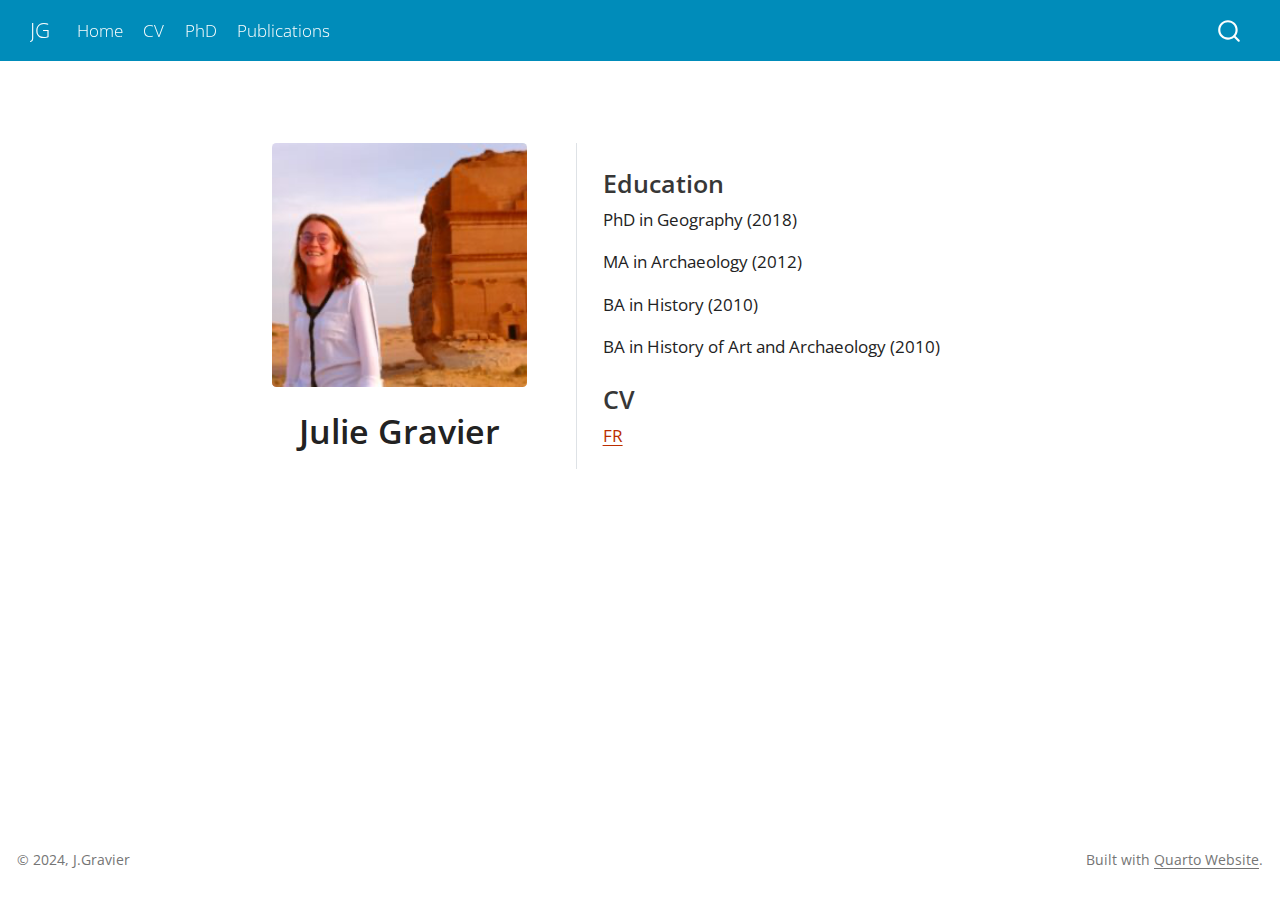
<file: docs/about.html>
<!DOCTYPE html>
<html xmlns="http://www.w3.org/1999/xhtml" lang="en" xml:lang="en"><head>

<meta charset="utf-8">
<meta name="generator" content="quarto-1.5.57">

<meta name="viewport" content="width=device-width, initial-scale=1.0, user-scalable=yes">


<title>Julie Gravier – JG</title>
<style>
code{white-space: pre-wrap;}
span.smallcaps{font-variant: small-caps;}
div.columns{display: flex; gap: min(4vw, 1.5em);}
div.column{flex: auto; overflow-x: auto;}
div.hanging-indent{margin-left: 1.5em; text-indent: -1.5em;}
ul.task-list{list-style: none;}
ul.task-list li input[type="checkbox"] {
  width: 0.8em;
  margin: 0 0.8em 0.2em -1em; /* quarto-specific, see https://github.com/quarto-dev/quarto-cli/issues/4556 */ 
  vertical-align: middle;
}
</style>


<script src="site_libs/quarto-nav/quarto-nav.js"></script>
<script src="site_libs/quarto-nav/headroom.min.js"></script>
<script src="site_libs/clipboard/clipboard.min.js"></script>
<script src="site_libs/quarto-search/autocomplete.umd.js"></script>
<script src="site_libs/quarto-search/fuse.min.js"></script>
<script src="site_libs/quarto-search/quarto-search.js"></script>
<meta name="quarto:offset" content="./">
<script src="site_libs/quarto-html/quarto.js"></script>
<script src="site_libs/quarto-html/popper.min.js"></script>
<script src="site_libs/quarto-html/tippy.umd.min.js"></script>
<link href="site_libs/quarto-html/tippy.css" rel="stylesheet">
<link href="site_libs/quarto-html/quarto-syntax-highlighting.css" rel="stylesheet" id="quarto-text-highlighting-styles">
<script src="site_libs/bootstrap/bootstrap.min.js"></script>
<link href="site_libs/bootstrap/bootstrap-icons.css" rel="stylesheet">
<link href="site_libs/bootstrap/bootstrap.min.css" rel="stylesheet" id="quarto-bootstrap" data-mode="light">
<script id="quarto-search-options" type="application/json">{
  "location": "navbar",
  "copy-button": false,
  "collapse-after": 3,
  "panel-placement": "end",
  "type": "overlay",
  "limit": 50,
  "keyboard-shortcut": [
    "f",
    "/",
    "s"
  ],
  "show-item-context": false,
  "language": {
    "search-no-results-text": "No results",
    "search-matching-documents-text": "matching documents",
    "search-copy-link-title": "Copy link to search",
    "search-hide-matches-text": "Hide additional matches",
    "search-more-match-text": "more match in this document",
    "search-more-matches-text": "more matches in this document",
    "search-clear-button-title": "Clear",
    "search-text-placeholder": "",
    "search-detached-cancel-button-title": "Cancel",
    "search-submit-button-title": "Submit",
    "search-label": "Search"
  }
}</script>


<link rel="stylesheet" href="styles.css">
</head>

<body class="nav-fixed fullcontent">

<div id="quarto-search-results"></div>
  <header id="quarto-header" class="headroom fixed-top">
    <nav class="navbar navbar-expand-lg " data-bs-theme="dark">
      <div class="navbar-container container-fluid">
      <div class="navbar-brand-container mx-auto">
    <a class="navbar-brand" href="./index.html">
    <span class="navbar-title">JG</span>
    </a>
  </div>
            <div id="quarto-search" class="" title="Search"></div>
          <button class="navbar-toggler" type="button" data-bs-toggle="collapse" data-bs-target="#navbarCollapse" aria-controls="navbarCollapse" role="menu" aria-expanded="false" aria-label="Toggle navigation" onclick="if (window.quartoToggleHeadroom) { window.quartoToggleHeadroom(); }">
  <span class="navbar-toggler-icon"></span>
</button>
          <div class="collapse navbar-collapse" id="navbarCollapse">
            <ul class="navbar-nav navbar-nav-scroll me-auto">
  <li class="nav-item">
    <a class="nav-link" href="./index.html"> 
<span class="menu-text">Home</span></a>
  </li>  
  <li class="nav-item">
    <a class="nav-link active" href="./about.html" aria-current="page"> 
<span class="menu-text">CV</span></a>
  </li>  
  <li class="nav-item">
    <a class="nav-link" href="./phd/index.html"> 
<span class="menu-text">PhD</span></a>
  </li>  
  <li class="nav-item">
    <a class="nav-link" href="./publications/index.html"> 
<span class="menu-text">Publications</span></a>
  </li>  
</ul>
          </div> <!-- /navcollapse -->
            <div class="quarto-navbar-tools">
</div>
      </div> <!-- /container-fluid -->
    </nav>
</header>
<!-- content -->
<div id="quarto-content" class="quarto-container page-columns page-rows-contents page-layout-article page-navbar">
<!-- sidebar -->
<!-- margin-sidebar -->
    
<!-- main -->
<main class="content" id="quarto-document-content">




<div class="quarto-about-trestles">
  <div class="about-entity">
    <img src="jgravier2.png" class="about-image
  rounded " style="width: 15em;">
<header id="title-block-header" class="quarto-title-block default">
<div class="quarto-title">
<h1 class="title">Julie Gravier</h1>
</div>
<div class="quarto-title-meta">
  </div>
</header>
  </div>
  <div class="about-contents"><div id="hero-heading">
<section id="education" class="level3">
<h3 data-anchor-id="education">Education</h3>
<p>PhD in Geography (2018)</p>
<p>MA in Archaeology (2012)</p>
<p>BA in History (2010)</p>
<p>BA in History of Art and Archaeology (2010)</p>
</section>
<section id="cv" class="level3">
<h3 data-anchor-id="cv">CV</h3>
<p><a href="CV_long/CV_long.pdf" style="color:#BA2E00;"> FR </a></p>
</section>
</div></div>
</div>





</main> <!-- /main -->
<script id="quarto-html-after-body" type="application/javascript">
window.document.addEventListener("DOMContentLoaded", function (event) {
  const toggleBodyColorMode = (bsSheetEl) => {
    const mode = bsSheetEl.getAttribute("data-mode");
    const bodyEl = window.document.querySelector("body");
    if (mode === "dark") {
      bodyEl.classList.add("quarto-dark");
      bodyEl.classList.remove("quarto-light");
    } else {
      bodyEl.classList.add("quarto-light");
      bodyEl.classList.remove("quarto-dark");
    }
  }
  const toggleBodyColorPrimary = () => {
    const bsSheetEl = window.document.querySelector("link#quarto-bootstrap");
    if (bsSheetEl) {
      toggleBodyColorMode(bsSheetEl);
    }
  }
  toggleBodyColorPrimary();  
  const isCodeAnnotation = (el) => {
    for (const clz of el.classList) {
      if (clz.startsWith('code-annotation-')) {                     
        return true;
      }
    }
    return false;
  }
  const onCopySuccess = function(e) {
    // button target
    const button = e.trigger;
    // don't keep focus
    button.blur();
    // flash "checked"
    button.classList.add('code-copy-button-checked');
    var currentTitle = button.getAttribute("title");
    button.setAttribute("title", "Copied!");
    let tooltip;
    if (window.bootstrap) {
      button.setAttribute("data-bs-toggle", "tooltip");
      button.setAttribute("data-bs-placement", "left");
      button.setAttribute("data-bs-title", "Copied!");
      tooltip = new bootstrap.Tooltip(button, 
        { trigger: "manual", 
          customClass: "code-copy-button-tooltip",
          offset: [0, -8]});
      tooltip.show();    
    }
    setTimeout(function() {
      if (tooltip) {
        tooltip.hide();
        button.removeAttribute("data-bs-title");
        button.removeAttribute("data-bs-toggle");
        button.removeAttribute("data-bs-placement");
      }
      button.setAttribute("title", currentTitle);
      button.classList.remove('code-copy-button-checked');
    }, 1000);
    // clear code selection
    e.clearSelection();
  }
  const getTextToCopy = function(trigger) {
      const codeEl = trigger.previousElementSibling.cloneNode(true);
      for (const childEl of codeEl.children) {
        if (isCodeAnnotation(childEl)) {
          childEl.remove();
        }
      }
      return codeEl.innerText;
  }
  const clipboard = new window.ClipboardJS('.code-copy-button:not([data-in-quarto-modal])', {
    text: getTextToCopy
  });
  clipboard.on('success', onCopySuccess);
  if (window.document.getElementById('quarto-embedded-source-code-modal')) {
    // For code content inside modals, clipBoardJS needs to be initialized with a container option
    // TODO: Check when it could be a function (https://github.com/zenorocha/clipboard.js/issues/860)
    const clipboardModal = new window.ClipboardJS('.code-copy-button[data-in-quarto-modal]', {
      text: getTextToCopy,
      container: window.document.getElementById('quarto-embedded-source-code-modal')
    });
    clipboardModal.on('success', onCopySuccess);
  }
    var localhostRegex = new RegExp(/^(?:http|https):\/\/localhost\:?[0-9]*\//);
    var mailtoRegex = new RegExp(/^mailto:/);
      var filterRegex = new RegExp('/' + window.location.host + '/');
    var isInternal = (href) => {
        return filterRegex.test(href) || localhostRegex.test(href) || mailtoRegex.test(href);
    }
    // Inspect non-navigation links and adorn them if external
 	var links = window.document.querySelectorAll('a[href]:not(.nav-link):not(.navbar-brand):not(.toc-action):not(.sidebar-link):not(.sidebar-item-toggle):not(.pagination-link):not(.no-external):not([aria-hidden]):not(.dropdown-item):not(.quarto-navigation-tool):not(.about-link)');
    for (var i=0; i<links.length; i++) {
      const link = links[i];
      if (!isInternal(link.href)) {
        // undo the damage that might have been done by quarto-nav.js in the case of
        // links that we want to consider external
        if (link.dataset.originalHref !== undefined) {
          link.href = link.dataset.originalHref;
        }
      }
    }
  function tippyHover(el, contentFn, onTriggerFn, onUntriggerFn) {
    const config = {
      allowHTML: true,
      maxWidth: 500,
      delay: 100,
      arrow: false,
      appendTo: function(el) {
          return el.parentElement;
      },
      interactive: true,
      interactiveBorder: 10,
      theme: 'quarto',
      placement: 'bottom-start',
    };
    if (contentFn) {
      config.content = contentFn;
    }
    if (onTriggerFn) {
      config.onTrigger = onTriggerFn;
    }
    if (onUntriggerFn) {
      config.onUntrigger = onUntriggerFn;
    }
    window.tippy(el, config); 
  }
  const noterefs = window.document.querySelectorAll('a[role="doc-noteref"]');
  for (var i=0; i<noterefs.length; i++) {
    const ref = noterefs[i];
    tippyHover(ref, function() {
      // use id or data attribute instead here
      let href = ref.getAttribute('data-footnote-href') || ref.getAttribute('href');
      try { href = new URL(href).hash; } catch {}
      const id = href.replace(/^#\/?/, "");
      const note = window.document.getElementById(id);
      if (note) {
        return note.innerHTML;
      } else {
        return "";
      }
    });
  }
  const xrefs = window.document.querySelectorAll('a.quarto-xref');
  const processXRef = (id, note) => {
    // Strip column container classes
    const stripColumnClz = (el) => {
      el.classList.remove("page-full", "page-columns");
      if (el.children) {
        for (const child of el.children) {
          stripColumnClz(child);
        }
      }
    }
    stripColumnClz(note)
    if (id === null || id.startsWith('sec-')) {
      // Special case sections, only their first couple elements
      const container = document.createElement("div");
      if (note.children && note.children.length > 2) {
        container.appendChild(note.children[0].cloneNode(true));
        for (let i = 1; i < note.children.length; i++) {
          const child = note.children[i];
          if (child.tagName === "P" && child.innerText === "") {
            continue;
          } else {
            container.appendChild(child.cloneNode(true));
            break;
          }
        }
        if (window.Quarto?.typesetMath) {
          window.Quarto.typesetMath(container);
        }
        return container.innerHTML
      } else {
        if (window.Quarto?.typesetMath) {
          window.Quarto.typesetMath(note);
        }
        return note.innerHTML;
      }
    } else {
      // Remove any anchor links if they are present
      const anchorLink = note.querySelector('a.anchorjs-link');
      if (anchorLink) {
        anchorLink.remove();
      }
      if (window.Quarto?.typesetMath) {
        window.Quarto.typesetMath(note);
      }
      // TODO in 1.5, we should make sure this works without a callout special case
      if (note.classList.contains("callout")) {
        return note.outerHTML;
      } else {
        return note.innerHTML;
      }
    }
  }
  for (var i=0; i<xrefs.length; i++) {
    const xref = xrefs[i];
    tippyHover(xref, undefined, function(instance) {
      instance.disable();
      let url = xref.getAttribute('href');
      let hash = undefined; 
      if (url.startsWith('#')) {
        hash = url;
      } else {
        try { hash = new URL(url).hash; } catch {}
      }
      if (hash) {
        const id = hash.replace(/^#\/?/, "");
        const note = window.document.getElementById(id);
        if (note !== null) {
          try {
            const html = processXRef(id, note.cloneNode(true));
            instance.setContent(html);
          } finally {
            instance.enable();
            instance.show();
          }
        } else {
          // See if we can fetch this
          fetch(url.split('#')[0])
          .then(res => res.text())
          .then(html => {
            const parser = new DOMParser();
            const htmlDoc = parser.parseFromString(html, "text/html");
            const note = htmlDoc.getElementById(id);
            if (note !== null) {
              const html = processXRef(id, note);
              instance.setContent(html);
            } 
          }).finally(() => {
            instance.enable();
            instance.show();
          });
        }
      } else {
        // See if we can fetch a full url (with no hash to target)
        // This is a special case and we should probably do some content thinning / targeting
        fetch(url)
        .then(res => res.text())
        .then(html => {
          const parser = new DOMParser();
          const htmlDoc = parser.parseFromString(html, "text/html");
          const note = htmlDoc.querySelector('main.content');
          if (note !== null) {
            // This should only happen for chapter cross references
            // (since there is no id in the URL)
            // remove the first header
            if (note.children.length > 0 && note.children[0].tagName === "HEADER") {
              note.children[0].remove();
            }
            const html = processXRef(null, note);
            instance.setContent(html);
          } 
        }).finally(() => {
          instance.enable();
          instance.show();
        });
      }
    }, function(instance) {
    });
  }
      let selectedAnnoteEl;
      const selectorForAnnotation = ( cell, annotation) => {
        let cellAttr = 'data-code-cell="' + cell + '"';
        let lineAttr = 'data-code-annotation="' +  annotation + '"';
        const selector = 'span[' + cellAttr + '][' + lineAttr + ']';
        return selector;
      }
      const selectCodeLines = (annoteEl) => {
        const doc = window.document;
        const targetCell = annoteEl.getAttribute("data-target-cell");
        const targetAnnotation = annoteEl.getAttribute("data-target-annotation");
        const annoteSpan = window.document.querySelector(selectorForAnnotation(targetCell, targetAnnotation));
        const lines = annoteSpan.getAttribute("data-code-lines").split(",");
        const lineIds = lines.map((line) => {
          return targetCell + "-" + line;
        })
        let top = null;
        let height = null;
        let parent = null;
        if (lineIds.length > 0) {
            //compute the position of the single el (top and bottom and make a div)
            const el = window.document.getElementById(lineIds[0]);
            top = el.offsetTop;
            height = el.offsetHeight;
            parent = el.parentElement.parentElement;
          if (lineIds.length > 1) {
            const lastEl = window.document.getElementById(lineIds[lineIds.length - 1]);
            const bottom = lastEl.offsetTop + lastEl.offsetHeight;
            height = bottom - top;
          }
          if (top !== null && height !== null && parent !== null) {
            // cook up a div (if necessary) and position it 
            let div = window.document.getElementById("code-annotation-line-highlight");
            if (div === null) {
              div = window.document.createElement("div");
              div.setAttribute("id", "code-annotation-line-highlight");
              div.style.position = 'absolute';
              parent.appendChild(div);
            }
            div.style.top = top - 2 + "px";
            div.style.height = height + 4 + "px";
            div.style.left = 0;
            let gutterDiv = window.document.getElementById("code-annotation-line-highlight-gutter");
            if (gutterDiv === null) {
              gutterDiv = window.document.createElement("div");
              gutterDiv.setAttribute("id", "code-annotation-line-highlight-gutter");
              gutterDiv.style.position = 'absolute';
              const codeCell = window.document.getElementById(targetCell);
              const gutter = codeCell.querySelector('.code-annotation-gutter');
              gutter.appendChild(gutterDiv);
            }
            gutterDiv.style.top = top - 2 + "px";
            gutterDiv.style.height = height + 4 + "px";
          }
          selectedAnnoteEl = annoteEl;
        }
      };
      const unselectCodeLines = () => {
        const elementsIds = ["code-annotation-line-highlight", "code-annotation-line-highlight-gutter"];
        elementsIds.forEach((elId) => {
          const div = window.document.getElementById(elId);
          if (div) {
            div.remove();
          }
        });
        selectedAnnoteEl = undefined;
      };
        // Handle positioning of the toggle
    window.addEventListener(
      "resize",
      throttle(() => {
        elRect = undefined;
        if (selectedAnnoteEl) {
          selectCodeLines(selectedAnnoteEl);
        }
      }, 10)
    );
    function throttle(fn, ms) {
    let throttle = false;
    let timer;
      return (...args) => {
        if(!throttle) { // first call gets through
            fn.apply(this, args);
            throttle = true;
        } else { // all the others get throttled
            if(timer) clearTimeout(timer); // cancel #2
            timer = setTimeout(() => {
              fn.apply(this, args);
              timer = throttle = false;
            }, ms);
        }
      };
    }
      // Attach click handler to the DT
      const annoteDls = window.document.querySelectorAll('dt[data-target-cell]');
      for (const annoteDlNode of annoteDls) {
        annoteDlNode.addEventListener('click', (event) => {
          const clickedEl = event.target;
          if (clickedEl !== selectedAnnoteEl) {
            unselectCodeLines();
            const activeEl = window.document.querySelector('dt[data-target-cell].code-annotation-active');
            if (activeEl) {
              activeEl.classList.remove('code-annotation-active');
            }
            selectCodeLines(clickedEl);
            clickedEl.classList.add('code-annotation-active');
          } else {
            // Unselect the line
            unselectCodeLines();
            clickedEl.classList.remove('code-annotation-active');
          }
        });
      }
  const findCites = (el) => {
    const parentEl = el.parentElement;
    if (parentEl) {
      const cites = parentEl.dataset.cites;
      if (cites) {
        return {
          el,
          cites: cites.split(' ')
        };
      } else {
        return findCites(el.parentElement)
      }
    } else {
      return undefined;
    }
  };
  var bibliorefs = window.document.querySelectorAll('a[role="doc-biblioref"]');
  for (var i=0; i<bibliorefs.length; i++) {
    const ref = bibliorefs[i];
    const citeInfo = findCites(ref);
    if (citeInfo) {
      tippyHover(citeInfo.el, function() {
        var popup = window.document.createElement('div');
        citeInfo.cites.forEach(function(cite) {
          var citeDiv = window.document.createElement('div');
          citeDiv.classList.add('hanging-indent');
          citeDiv.classList.add('csl-entry');
          var biblioDiv = window.document.getElementById('ref-' + cite);
          if (biblioDiv) {
            citeDiv.innerHTML = biblioDiv.innerHTML;
          }
          popup.appendChild(citeDiv);
        });
        return popup.innerHTML;
      });
    }
  }
});
</script>
</div> <!-- /content -->
<footer class="footer">
  <div class="nav-footer">
    <div class="nav-footer-left">
<p>© 2024, J.Gravier</p>
</div>   
    <div class="nav-footer-center">
      &nbsp;
    </div>
    <div class="nav-footer-right">
<p>Built with <a href="https://quarto.org/docs/websites/">Quarto Website</a>.</p>
</div>
  </div>
</footer>




</body></html>
</file>
<file: docs/site_libs/quarto-html/tippy.css>
.tippy-box[data-animation=fade][data-state=hidden]{opacity:0}[data-tippy-root]{max-width:calc(100vw - 10px)}.tippy-box{position:relative;background-color:#333;color:#fff;border-radius:4px;font-size:14px;line-height:1.4;white-space:normal;outline:0;transition-property:transform,visibility,opacity}.tippy-box[data-placement^=top]>.tippy-arrow{bottom:0}.tippy-box[data-placement^=top]>.tippy-arrow:before{bottom:-7px;left:0;border-width:8px 8px 0;border-top-color:initial;transform-origin:center top}.tippy-box[data-placement^=bottom]>.tippy-arrow{top:0}.tippy-box[data-placement^=bottom]>.tippy-arrow:before{top:-7px;left:0;border-width:0 8px 8px;border-bottom-color:initial;transform-origin:center bottom}.tippy-box[data-placement^=left]>.tippy-arrow{right:0}.tippy-box[data-placement^=left]>.tippy-arrow:before{border-width:8px 0 8px 8px;border-left-color:initial;right:-7px;transform-origin:center left}.tippy-box[data-placement^=right]>.tippy-arrow{left:0}.tippy-box[data-placement^=right]>.tippy-arrow:before{left:-7px;border-width:8px 8px 8px 0;border-right-color:initial;transform-origin:center right}.tippy-box[data-inertia][data-state=visible]{transition-timing-function:cubic-bezier(.54,1.5,.38,1.11)}.tippy-arrow{width:16px;height:16px;color:#333}.tippy-arrow:before{content:"";position:absolute;border-color:transparent;border-style:solid}.tippy-content{position:relative;padding:5px 9px;z-index:1}
</file>
<file: docs/site_libs/quarto-html/quarto-syntax-highlighting.css>
/* quarto syntax highlight colors */
:root {
  --quarto-hl-ot-color: #003B4F;
  --quarto-hl-at-color: #657422;
  --quarto-hl-ss-color: #20794D;
  --quarto-hl-an-color: #5E5E5E;
  --quarto-hl-fu-color: #4758AB;
  --quarto-hl-st-color: #20794D;
  --quarto-hl-cf-color: #003B4F;
  --quarto-hl-op-color: #5E5E5E;
  --quarto-hl-er-color: #AD0000;
  --quarto-hl-bn-color: #AD0000;
  --quarto-hl-al-color: #AD0000;
  --quarto-hl-va-color: #111111;
  --quarto-hl-bu-color: inherit;
  --quarto-hl-ex-color: inherit;
  --quarto-hl-pp-color: #AD0000;
  --quarto-hl-in-color: #5E5E5E;
  --quarto-hl-vs-color: #20794D;
  --quarto-hl-wa-color: #5E5E5E;
  --quarto-hl-do-color: #5E5E5E;
  --quarto-hl-im-color: #00769E;
  --quarto-hl-ch-color: #20794D;
  --quarto-hl-dt-color: #AD0000;
  --quarto-hl-fl-color: #AD0000;
  --quarto-hl-co-color: #5E5E5E;
  --quarto-hl-cv-color: #5E5E5E;
  --quarto-hl-cn-color: #8f5902;
  --quarto-hl-sc-color: #5E5E5E;
  --quarto-hl-dv-color: #AD0000;
  --quarto-hl-kw-color: #003B4F;
}

/* other quarto variables */
:root {
  --quarto-font-monospace: SFMono-Regular, Menlo, Monaco, Consolas, "Liberation Mono", "Courier New", monospace;
}

pre > code.sourceCode > span {
  color: #003B4F;
}

code span {
  color: #003B4F;
}

code.sourceCode > span {
  color: #003B4F;
}

div.sourceCode,
div.sourceCode pre.sourceCode {
  color: #003B4F;
}

code span.ot {
  color: #003B4F;
  font-style: inherit;
}

code span.at {
  color: #657422;
  font-style: inherit;
}

code span.ss {
  color: #20794D;
  font-style: inherit;
}

code span.an {
  color: #5E5E5E;
  font-style: inherit;
}

code span.fu {
  color: #4758AB;
  font-style: inherit;
}

code span.st {
  color: #20794D;
  font-style: inherit;
}

code span.cf {
  color: #003B4F;
  font-weight: bold;
  font-style: inherit;
}

code span.op {
  color: #5E5E5E;
  font-style: inherit;
}

code span.er {
  color: #AD0000;
  font-style: inherit;
}

code span.bn {
  color: #AD0000;
  font-style: inherit;
}

code span.al {
  color: #AD0000;
  font-style: inherit;
}

code span.va {
  color: #111111;
  font-style: inherit;
}

code span.bu {
  font-style: inherit;
}

code span.ex {
  font-style: inherit;
}

code span.pp {
  color: #AD0000;
  font-style: inherit;
}

code span.in {
  color: #5E5E5E;
  font-style: inherit;
}

code span.vs {
  color: #20794D;
  font-style: inherit;
}

code span.wa {
  color: #5E5E5E;
  font-style: italic;
}

code span.do {
  color: #5E5E5E;
  font-style: italic;
}

code span.im {
  color: #00769E;
  font-style: inherit;
}

code span.ch {
  color: #20794D;
  font-style: inherit;
}

code span.dt {
  color: #AD0000;
  font-style: inherit;
}

code span.fl {
  color: #AD0000;
  font-style: inherit;
}

code span.co {
  color: #5E5E5E;
  font-style: inherit;
}

code span.cv {
  color: #5E5E5E;
  font-style: italic;
}

code span.cn {
  color: #8f5902;
  font-style: inherit;
}

code span.sc {
  color: #5E5E5E;
  font-style: inherit;
}

code span.dv {
  color: #AD0000;
  font-style: inherit;
}

code span.kw {
  color: #003B4F;
  font-weight: bold;
  font-style: inherit;
}

.prevent-inlining {
  content: "</";
}

/*# sourceMappingURL=debc5d5d77c3f9108843748ff7464032.css.map */
</file>
<file: docs/site_libs/quarto-contrib/fontawesome6-0.1.0/latex-fontsize.css>
.fa-tiny {
  font-size: 0.5em;
}
.fa-scriptsize {
  font-size: 0.7em;
}
.fa-footnotesize {
  font-size: 0.8em;
}
.fa-small {
  font-size: 0.9em;
}
.fa-normalsize {
  font-size: 1em;
}
.fa-large {
  font-size: 1.2em;
}
.fa-Large {
  font-size: 1.5em;
}
.fa-LARGE {
  font-size: 1.75em;
}
.fa-huge {
  font-size: 2em;
}
.fa-Huge {
  font-size: 2.5em;
}
</file>
<file: docs/site_libs/quarto-contrib/academicons-1.9.2/all.css>
/*
 *  Academicons 1.9.4 by James Walsh (https://github.com/jpswalsh) and Katja Bercic (https://github.com/katjabercic)
 *  Fonts generated using FontForge - https://fontforge.org
 *  Square icons designed to be used alongside Font Awesome square icons - https://fortawesome.github.io/Font-Awesome/
 *  Licenses - Font: SIL OFL 1.1, CSS: MIT License
 */
@font-face {
  font-family: 'Academicons';
  font-style: normal;
  font-weight: 400;
  font-display: block;
  src: url('1e21o67/academicons.eot');
  src: url('1e21o67/academicons.eot') format('embedded-opentype'),
    url('1e21o67/academicons.ttf') format('truetype'),
    url('1e21o67/academicons.woff') format('woff'),
    url('1e21o67/academicons.svg') format('svg');
}

.ai {
  font-family: 'Academicons';
  font-weight: 400;
  -moz-osx-font-smoothing: grayscale;
  -webkit-font-smoothing: antialiased;
  display: inline-block;
  font-style: normal;
  font-variant: normal;
  text-rendering: auto;
  line-height: 1;
}

.ai-academia:before {
  content: "\e9af";
}

.ai-academia-square:before {
  content: "\e93d";
}

.ai-acclaim:before {
  content: "\e92e";
}

.ai-acclaim-square:before {
  content: "\e93a";
}

.ai-acm:before {
  content: "\e93c";
}

.ai-acm-square:before {
  content: "\e95d";
}

.ai-acmdl:before {
  content: "\e96a";
}

.ai-acmdl-square:before {
  content: "\e9d3";
}

.ai-ads:before {
  content: "\e9cb";
}

.ai-ads-square:before {
  content: "\e94a";
}

.ai-africarxiv:before {
  content: "\e91b";
}

.ai-africarxiv-square:before {
  content: "\e90b";
}

.ai-archive:before {
  content: "\e955";
}

.ai-archive-square:before {
  content: "\e956";
}

.ai-arxiv:before {
  content: "\e974";
}

.ai-arxiv-square:before {
  content: "\e9a6";
}

.ai-biorxiv:before {
  content: "\e9a2";
}

.ai-biorxiv-square:before {
  content: "\e98b";
}

.ai-ceur:before {
  content: "\e96d";
}

.ai-ceur-square:before {
  content: "\e92f";
}

.ai-ciencia-vitae:before {
  content: "\e912";
}

.ai-ciencia-vitae-square:before {
  content: "\e913";
}

.ai-clarivate:before {
  content: "\e924";
}

.ai-clarivate-square:before {
  content: "\e925";
}

.ai-closed-access:before {
  content: "\e942";
}

.ai-closed-access-square:before {
  content: "\e943";
}

.ai-conversation:before {
  content: "\e94c";
}

.ai-conversation-square:before {
  content: "\e915";
}

.ai-coursera:before {
  content: "\e95f";
}

.ai-coursera-square:before {
  content: "\e97f";
}

.ai-crossref:before {
  content: "\e918";
}

.ai-crossref-square:before {
  content: "\e919";
}

.ai-cv:before {
  content: "\e9a5";
}

.ai-cv-square:before {
  content: "\e90a";
}

.ai-datacite:before {
  content: "\e91c";
}

.ai-datacite-square:before {
  content: "\e91d";
}

.ai-dataverse:before {
  content: "\e9f7";
}

.ai-dataverse-square:before {
  content: "\e9e4";
}

.ai-dblp:before {
  content: "\e94f";
}

.ai-dblp-square:before {
  content: "\e93f";
}

.ai-depsy:before {
  content: "\e97a";
}

.ai-depsy-square:before {
  content: "\e94b";
}

.ai-doi:before {
  content: "\e97e";
}

.ai-doi-square:before {
  content: "\e98f";
}

.ai-dryad:before {
  content: "\e97c";
}

.ai-dryad-square:before {
  content: "\e98c";
}

.ai-elsevier:before {
  content: "\e961";
}

.ai-elsevier-square:before {
  content: "\e910";
}

.ai-figshare:before {
  content: "\e981";
}

.ai-figshare-square:before {
  content: "\e9e7";
}

.ai-google-scholar:before {
  content: "\e9d4";
}

.ai-google-scholar-square:before {
  content: "\e9f9";
}

.ai-hal:before {
  content: "\e92c";
}

.ai-hal-square:before {
  content: "\e92d";
}

.ai-hypothesis:before {
  content: "\e95a";
}

.ai-hypothesis-square:before {
  content: "\e95b";
}

.ai-ideas-repec:before {
  content: "\e9ed";
}

.ai-ideas-repec-square:before {
  content: "\e9f8";
}

.ai-ieee:before {
  content: "\e929";
}

.ai-ieee-square:before {
  content: "\e9b9";
}

.ai-impactstory:before {
  content: "\e9cf";
}

.ai-impactstory-square:before {
  content: "\e9aa";
}

.ai-inaturalist:before {
  content: "\e900";
}

.ai-inaturalist-square:before {
  content: "\e901";
}

.ai-inpn:before {
  content: "\e902";
}

.ai-inpn-square:before {
  content: "\e903";
}

.ai-inspire:before {
  content: "\e9e9";
}

.ai-inspire-square:before {
  content: "\e9fe";
}

.ai-isidore:before {
  content: "\e936";
}

.ai-isidore-square:before {
  content: "\e954";
}

.ai-isni:before {
  content: "\e957";
}

.ai-isni-square:before {
  content: "\e958";
}

.ai-jstor:before {
  content: "\e938";
}

.ai-jstor-square:before {
  content: "\e944";
}

.ai-lattes:before {
  content: "\e9b3";
}

.ai-lattes-square:before {
  content: "\e99c";
}

.ai-mathoverflow:before {
  content: "\e9f6";
}

.ai-mathoverflow-square:before {
  content: "\e97b";
}

.ai-mendeley:before {
  content: "\e9f0";
}

.ai-mendeley-square:before {
  content: "\e9f3";
}

.ai-moodle:before {
  content: "\e907";
}

.ai-moodle-square:before {
  content: "\e908";
}

.ai-mtmt:before {
  content: "\e950";
}

.ai-mtmt-square:before {
  content: "\e951";
}

.ai-nakala:before {
  content: "\e940";
}

.ai-nakala-square:before {
  content: "\e941";
}

.ai-obp:before {
  content: "\e92a";
}

.ai-obp-square:before {
  content: "\e92b";
}

.ai-open-access:before {
  content: "\e939";
}

.ai-open-access-square:before {
  content: "\e9f4";
}

.ai-open-data:before {
  content: "\e966";
}

.ai-open-data-square:before {
  content: "\e967";
}

.ai-open-materials:before {
  content: "\e968";
}

.ai-open-materials-square:before {
  content: "\e969";
}

.ai-openedition:before {
  content: "\e946";
}

.ai-openedition-square:before {
  content: "\e947";
}

.ai-orcid:before {
  content: "\e9d9";
}

.ai-orcid-square:before {
  content: "\e9c3";
}

.ai-osf:before {
  content: "\e9ef";
}

.ai-osf-square:before {
  content: "\e931";
}

.ai-overleaf:before {
  content: "\e914";
}

.ai-overleaf-square:before {
  content: "\e98d";
}

.ai-philpapers:before {
  content: "\e98a";
}

.ai-philpapers-square:before {
  content: "\e96f";
}

.ai-piazza:before {
  content: "\e99a";
}

.ai-piazza-square:before {
  content: "\e90c";
}

.ai-preregistered:before {
  content: "\e906";
}

.ai-preregistered-square:before {
  content: "\e96b";
}

.ai-protocols:before {
  content: "\e952";
}

.ai-protocols-square:before {
  content: "\e953";
}

.ai-psyarxiv:before {
  content: "\e90e";
}

.ai-psyarxiv-square:before {
  content: "\e90f";
}

.ai-publons:before {
  content: "\e937";
}

.ai-publons-square:before {
  content: "\e94e";
}

.ai-pubmed:before {
  content: "\e99f";
}

.ai-pubmed-square:before {
  content: "\e97d";
}

.ai-pubpeer:before {
  content: "\e922";
}

.ai-pubpeer-square:before {
  content: "\e923";
}

.ai-researcherid:before {
  content: "\e91a";
}

.ai-researcherid-square:before {
  content: "\e95c";
}

.ai-researchgate:before {
  content: "\e95e";
}

.ai-researchgate-square:before {
  content: "\e99e";
}

.ai-ror:before {
  content: "\e948";
}

.ai-ror-square:before {
  content: "\e949";
}

.ai-sci-hub:before {
  content: "\e959";
}

.ai-sci-hub-square:before {
  content: "\e905";
}

.ai-scirate:before {
  content: "\e98e";
}

.ai-scirate-square:before {
  content: "\e99d";
}

.ai-scopus:before {
  content: "\e91e";
}

.ai-scopus-square:before {
  content: "\e91f";
}

.ai-semantic-scholar:before {
  content: "\e96e";
}

.ai-semantic-scholar-square:before {
  content: "\e96c";
}

.ai-springer:before {
  content: "\e928";
}

.ai-springer-square:before {
  content: "\e99b";
}

.ai-ssrn:before {
  content: "\e916";
}

.ai-ssrn-square:before {
  content: "\e917";
}

.ai-stackoverflow:before {
  content: "\e920";
}

.ai-stackoverflow-square:before {
  content: "\e921";
}

.ai-viaf:before {
  content: "\e933";
}

.ai-viaf-square:before {
  content: "\e934";
}

.ai-wiley:before {
  content: "\e926";
}

.ai-wiley-square:before {
  content: "\e927";
}

.ai-zenodo:before {
  content: "\e911";
}

.ai-zotero:before {
  content: "\e962";
}

.ai-zotero-square:before {
  content: "\e932";
}

/*  Duplication of the FontAwesome style classes using 'ai' in place of 'fa'. */
.ai-lg {
  font-size: 1.33333em;
  line-height: 0.75em;
  vertical-align: -.0667em;
}

.ai-xs {
  font-size: .75em;
}

.ai-sm {
  font-size: .875em;
}

.ai-1x {
  font-size: 1em;
}

.ai-2x {
  font-size: 2em;
}

.ai-3x {
  font-size: 3em;
}

.ai-4x {
  font-size: 4em;
}

.ai-5x {
  font-size: 5em;
}

.ai-6x {
  font-size: 6em;
}

.ai-7x {
  font-size: 7em;
}

.ai-8x {
  font-size: 8em;
}

.ai-9x {
  font-size: 9em;
}

.ai-10x {
  font-size: 10em;
}

.ai-fw {
  text-align: center;
  width: 1.25em;
}

.ai-ul {
  list-style-type: none;
  margin-left: 2.5em;
  padding-left: 0;
}

.ai-ul>li {
  position: relative;
}

.ai-li {
  left: -2em;
  position: absolute;
  text-align: center;
  width: 2em;
  line-height: inherit;
}

.ai-border {
  border: solid 0.08em #eee;
  border-radius: .1em;
  padding: .2em .25em .15em;
}

.ai-pull-left {
  float: left;
}

.ai-pull-right {
  float: right;
}

.ai.ai-pull-left {
  margin-right: .3em;
}

.ai.ai-pull-right {
  margin-right: .3em;
}

.ai-stack {
  display: inline-block;
  height: 2em;
  line-height: 2em;
  position: relative;
  vertical-align: middle;
  width: 2.5em;
}

.ai-stack-1x,
.ai-stack-2x {
  left: 0;
  position: absolute;
  text-align: center;
  width: 100%;
}

.ai-stack-1x {
  line-height: inherit;
}

.ai-stack-2x {
  font-size: 2em;
}

.ai-inverse {
  color: #fff;
}
</file>
<file: docs/site_libs/quarto-contrib/academicons-1.9.2/size.css>
.ai-tiny {
  font-size: 0.5em;
}

.ai-scriptsize {
  font-size: 0.7em;
}

.ai-footnotesize {
  font-size: 0.8em;
}

.ai-small {
  font-size: 0.9em;
}

.ai-normalsize {
  font-size: 1em;
}

.ai-large {
  font-size: 1.2em;
}

.ai-Large {
  font-size: 1.5em;
}

.ai-LARGE {
  font-size: 1.75em;
}

.ai-huge {
  font-size: 2em;
}

.ai-Huge {
  font-size: 2.5em;
}

.ai-1x {
  font-size: 1em;
}

.ai-2x {
  font-size: 2em;
}

.ai-3x {
  font-size: 3em;
}

.ai-4x {
  font-size: 4em;
}

.ai-5x {
  font-size: 5em;
}

.ai-6x {
  font-size: 6em;
}

.ai-7x {
  font-size: 7em;
}

.ai-8x {
  font-size: 8em;
}

.ai-9x {
  font-size: 9em;
}

.ai-10x {
  font-size: 10em;
}

.ai-2xs {
  font-size: 0.625em;
  line-height: 0.1em;
  vertical-align: 0.225em;
}

.ai-xs {
  font-size: 0.75em;
  line-height: 0.08333em;
  vertical-align: 0.125em;
}

.ai-sm {
  font-size: 0.875em;
  line-height: 0.07143em;
  vertical-align: 0.05357em;
}

.ai-lg {
  font-size: 1.25em;
  line-height: 0.05em;
  vertical-align: -0.075em;
}

.ai-xl {
  font-size: 1.5em;
  line-height: 0.04167em;
  vertical-align: -0.125em;
}

.ai-2xl {
  font-size: 2em;
  line-height: 0.03125em;
  vertical-align: -0.1875em;
}
</file>
<file: docs/styles.css>
/* css styles */
.centering h5 {
    text-align: center;
  }
</file>
